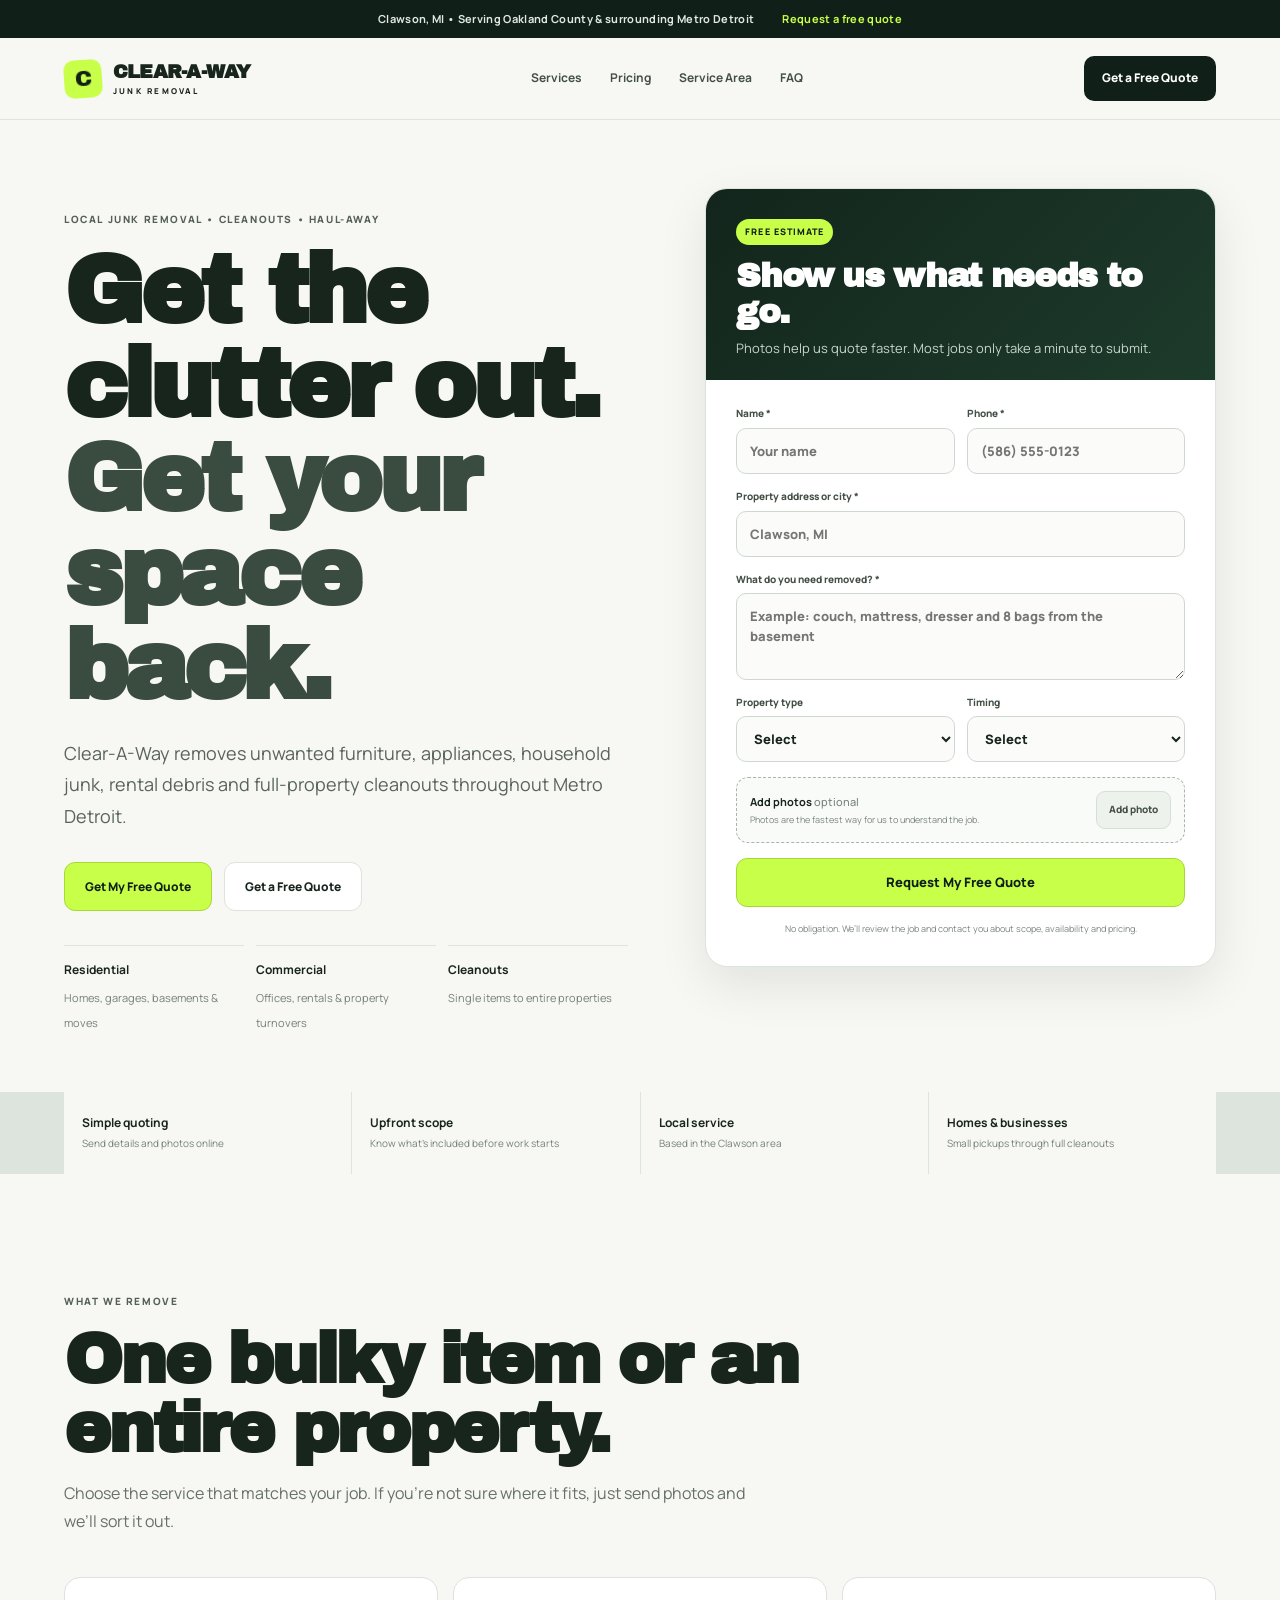
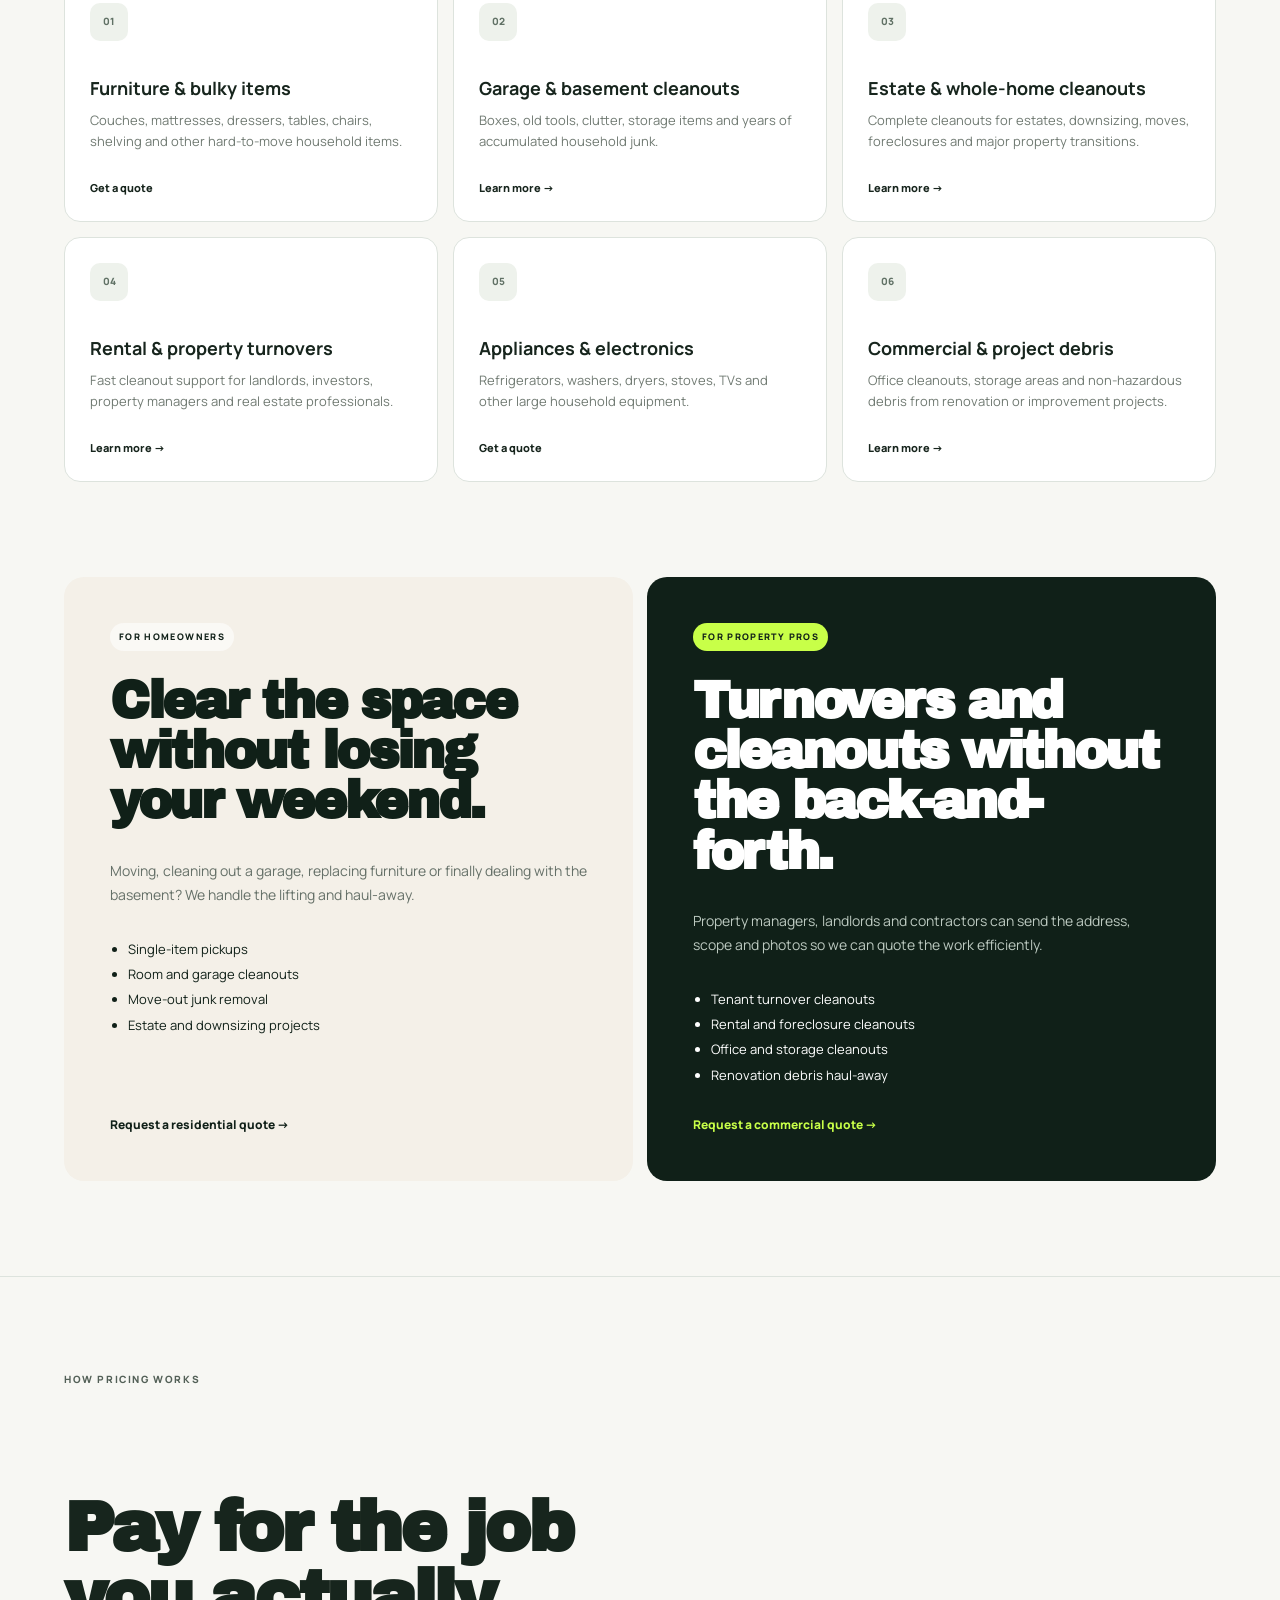
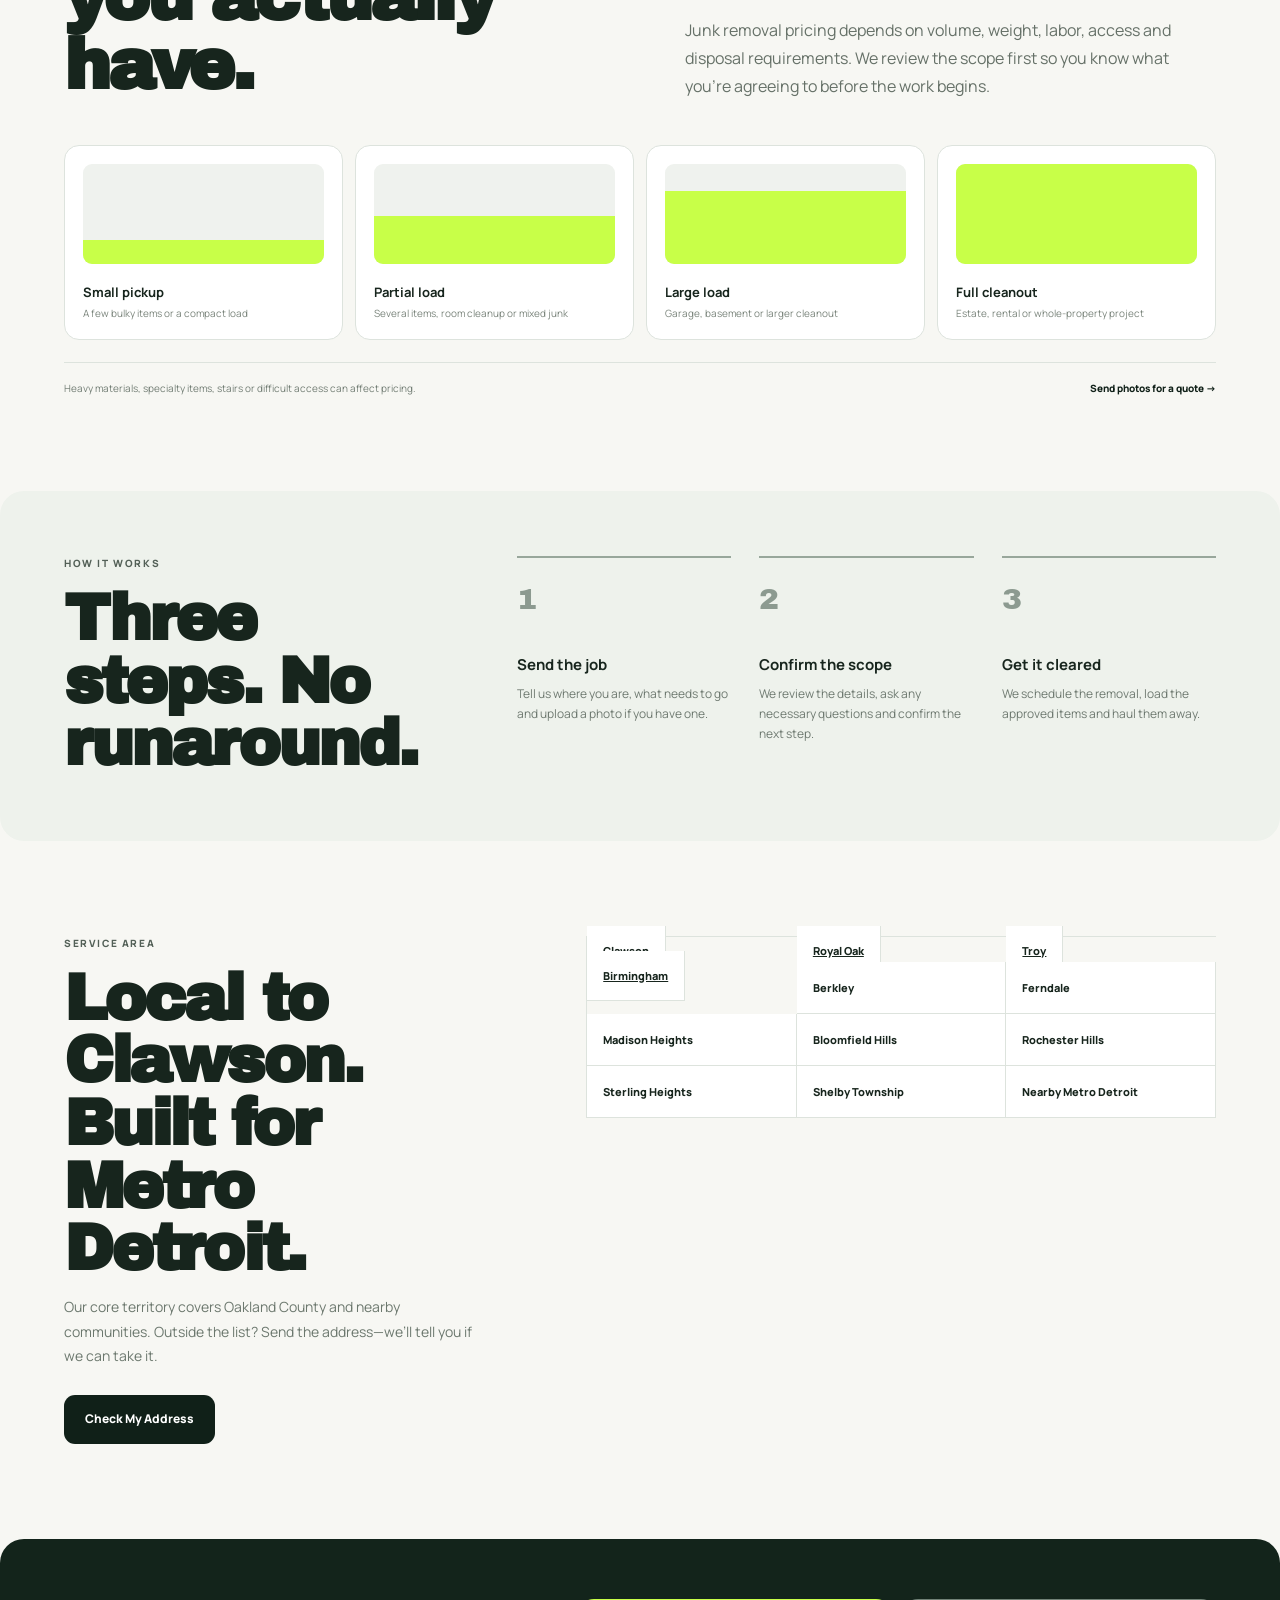
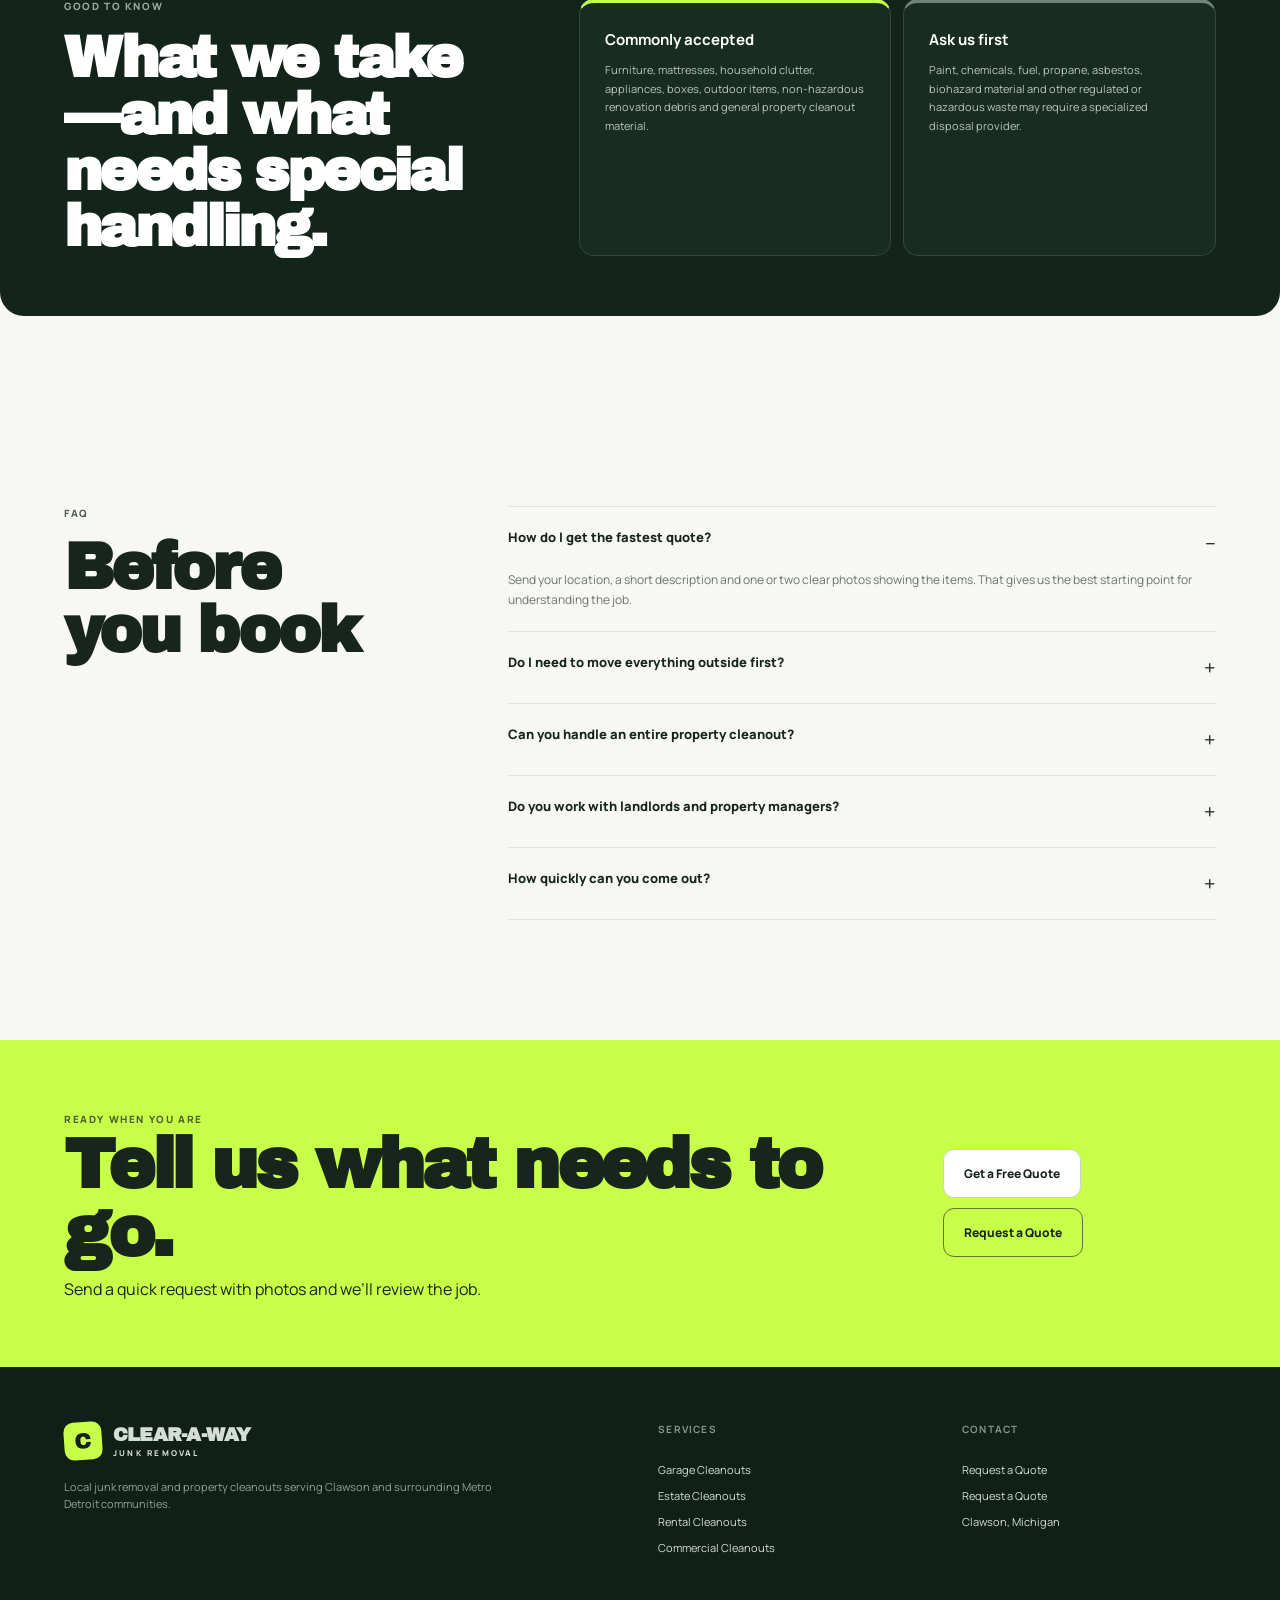
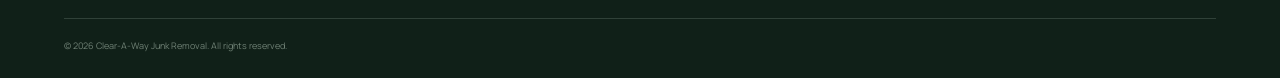
<file: index.html>
<!doctype html>
<html lang="en">
<head>
  <meta charset="utf-8">
  <meta name="viewport" content="width=device-width,initial-scale=1">
  <title>Clear-A-Way Junk Removal | Clawson & Metro Detroit</title>
  <meta name="description" content="Fast, straightforward junk removal and property cleanouts serving Clawson, Royal Oak, Troy, Birmingham and surrounding Metro Detroit communities. Request a free quote online or send photos.">
  <meta name="theme-color" content="#102018">
  <meta property="og:title" content="Clear-A-Way Junk Removal | Metro Detroit">
  <meta property="og:description" content="Junk removal made simple. Request a free quote online, upload photos, or call Clear-A-Way for residential and commercial cleanouts across Metro Detroit.">
  <meta property="og:type" content="website">
  <meta name="robots" content="index,follow">
  <link rel="canonical" href="https://clearawaymi.com/">
  <meta property="og:url" content="https://clearawaymi.com/">
  <link rel="preconnect" href="https://fonts.googleapis.com">
  <link rel="preconnect" href="https://fonts.gstatic.com" crossorigin>
  <link href="https://fonts.googleapis.com/css2?family=Manrope:wght@400;500;600;700;800&family=Archivo+Black&display=swap" rel="stylesheet">
  <link rel="stylesheet" href="styles.css">
  <script type="application/ld+json">
  {
    "@context":"https://schema.org",
    "@type":"LocalBusiness",
    "name":"Clear-A-Way Junk Removal",
    "url":"https://clearawaymi.com/",
    "description":"Junk removal and property cleanout service serving Clawson and surrounding Metro Detroit communities.",
    "areaServed":["Clawson, MI","Royal Oak, MI","Troy, MI","Birmingham, MI","Berkley, MI","Ferndale, MI","Madison Heights, MI","Bloomfield Hills, MI","Rochester Hills, MI","Sterling Heights, MI","Shelby Township, MI"],
    "serviceType":["Junk removal","Furniture removal","Appliance removal","Garage cleanouts","Basement cleanouts","Estate cleanouts","Rental property cleanouts","Commercial cleanouts","Construction debris removal","Yard debris removal"]
  }
  </script>
</head>
<body>
  <div class="announcement">
    <span>Clawson, MI • Serving Oakland County & surrounding Metro Detroit</span>
    <a href="#quote">Request a free quote</a>
  </div>
  <header class="site-header">
    <a class="brand" href="#top" aria-label="Clear-A-Way Junk Removal home">
      <span class="brand-mark">C</span>
      <span class="brand-copy"><strong>CLEAR-A-WAY</strong><small>JUNK REMOVAL</small></span>
    </a>
    <nav aria-label="Main navigation">
      <a href="#services">Services</a><a href="#pricing">Pricing</a><a href="#areas">Service Area</a><a href="#faq">FAQ</a>
    </nav>
    <a class="header-cta" href="#quote">Get a Free Quote</a>
  </header>
  <main id="top">
    <section class="hero">
      <div class="hero-main">
        <div class="eyebrow">LOCAL JUNK REMOVAL • CLEANOUTS • HAUL-AWAY</div>
        <h1>Get the clutter out.<br><span>Get your space back.</span></h1>
        <p class="hero-lead">Clear-A-Way removes unwanted furniture, appliances, household junk, rental debris and full-property cleanouts throughout Metro Detroit.</p>
        <div class="hero-actions">
          <a class="btn btn-primary" href="#quote">Get My Free Quote</a>
          <a class="btn btn-ghost" href="#quote">Get a Free Quote</a>
        </div>
        <div class="trust-grid">
          <div><b>Residential</b><span>Homes, garages, basements & moves</span></div>
          <div><b>Commercial</b><span>Offices, rentals & property turnovers</span></div>
          <div><b>Cleanouts</b><span>Single items to entire properties</span></div>
        </div>
      </div>
      <aside class="quick-quote" id="quote">
        <div class="quote-head">
          <span class="quote-chip">FREE ESTIMATE</span>
          <h2>Show us what needs to go.</h2>
          <p>Photos help us quote faster. Most jobs only take a minute to submit.</p>
        </div>
        <form name="quote-request-v3" method="POST" data-netlify="true" netlify-honeypot="bot-field" action="/thanks.html" enctype="multipart/form-data">
          <input type="hidden" name="form-name" value="quote-request-v3">
          <p class="bot-field"><label>Leave this blank <input name="bot-field"></label></p>
          <div class="field two">
            <label>Name *<input name="name" autocomplete="name" required placeholder="Your name"></label>
            <label>Phone *<input name="phone" autocomplete="tel" inputmode="tel" required placeholder="(586) 555-0123"></label>
          </div>
          <label>Property address or city *<input name="location" autocomplete="street-address" required placeholder="Clawson, MI"></label>
          <label>What do you need removed? *<textarea name="details" required rows="3" placeholder="Example: couch, mattress, dresser and 8 bags from the basement"></textarea></label>
          <div class="field two">
            <label>Property type<select name="property-type"><option value="">Select</option><option>Home</option><option>Apartment / Rental</option><option>Commercial Property</option><option>Construction / Project Site</option><option>Other</option></select></label>
            <label>Timing<select name="timing"><option value="">Select</option><option>As soon as possible</option><option>This week</option><option>Next week</option><option>Flexible</option></select></label>
          </div>
          <div class="photo-box">
            <div><b>Add photos <span>optional</span></b><small>Photos are the fastest way for us to understand the job.</small></div>
            <label class="upload-button">Add photo<input type="file" name="photo-1" accept="image/*"></label>
          </div>
          <button class="btn btn-submit" type="submit">Request My Free Quote</button>
          <p class="privacy-note">No obligation. We’ll review the job and contact you about scope, availability and pricing.</p>
        </form>
      </aside>
    </section>
    <section class="proof-bar">
      <div><strong>Simple quoting</strong><span>Send details and photos online</span></div>
      <div><strong>Upfront scope</strong><span>Know what’s included before work starts</span></div>
      <div><strong>Local service</strong><span>Based in the Clawson area</span></div>
      <div><strong>Homes & businesses</strong><span>Small pickups through full cleanouts</span></div>
    </section>
    <section id="services" class="section section-services">
      <div class="section-intro">
        <div class="eyebrow">WHAT WE REMOVE</div>
        <h2>One bulky item or an entire property.</h2>
        <p>Choose the service that matches your job. If you’re not sure where it fits, just send photos and we’ll sort it out.</p>
      </div>
      <div class="service-cards">
        <article><div class="icon">01</div><h3>Furniture & bulky items</h3><p>Couches, mattresses, dressers, tables, chairs, shelving and other hard-to-move household items.</p><a href="#quote">Get a quote</a></article>
        <article><div class="icon">02</div><h3>Garage & basement cleanouts</h3><p>Boxes, old tools, clutter, storage items and years of accumulated household junk.</p><a href="/garage-cleanouts.html">Learn more →</a></article>
        <article><div class="icon">03</div><h3>Estate & whole-home cleanouts</h3><p>Complete cleanouts for estates, downsizing, moves, foreclosures and major property transitions.</p><a href="/estate-cleanouts.html">Learn more →</a></article>
        <article><div class="icon">04</div><h3>Rental & property turnovers</h3><p>Fast cleanout support for landlords, investors, property managers and real estate professionals.</p><a href="/rental-cleanouts.html">Learn more →</a></article>
        <article><div class="icon">05</div><h3>Appliances & electronics</h3><p>Refrigerators, washers, dryers, stoves, TVs and other large household equipment.</p><a href="#quote">Get a quote</a></article>
        <article><div class="icon">06</div><h3>Commercial & project debris</h3><p>Office cleanouts, storage areas and non-hazardous debris from renovation or improvement projects.</p><a href="/commercial-cleanouts.html">Learn more →</a></article>
      </div>
    </section>
    <section class="split-feature">
      <div class="feature-panel homeowner">
        <span class="label">FOR HOMEOWNERS</span><h2>Clear the space without losing your weekend.</h2>
        <p>Moving, cleaning out a garage, replacing furniture or finally dealing with the basement? We handle the lifting and haul-away.</p>
        <ul><li>Single-item pickups</li><li>Room and garage cleanouts</li><li>Move-out junk removal</li><li>Estate and downsizing projects</li></ul>
        <a href="#quote" class="inline-link">Request a residential quote →</a>
      </div>
      <div class="feature-panel pro">
        <span class="label">FOR PROPERTY PROS</span><h2>Turnovers and cleanouts without the back-and-forth.</h2>
        <p>Property managers, landlords and contractors can send the address, scope and photos so we can quote the work efficiently.</p>
        <ul><li>Tenant turnover cleanouts</li><li>Rental and foreclosure cleanouts</li><li>Office and storage cleanouts</li><li>Renovation debris haul-away</li></ul>
        <a href="#quote" class="inline-link">Request a commercial quote →</a>
      </div>
    </section>
    <section id="pricing" class="section pricing">
      <div class="section-intro pricing-copy">
        <div class="eyebrow">HOW PRICING WORKS</div>
        <h2>Pay for the job you actually have.</h2>
        <p>Junk removal pricing depends on volume, weight, labor, access and disposal requirements. We review the scope first so you know what you’re agreeing to before the work begins.</p>
      </div>
      <div class="load-visual">
        <div class="load-card"><div class="load-fill fill-1"></div><b>Small pickup</b><span>A few bulky items or a compact load</span></div>
        <div class="load-card"><div class="load-fill fill-2"></div><b>Partial load</b><span>Several items, room cleanup or mixed junk</span></div>
        <div class="load-card"><div class="load-fill fill-3"></div><b>Large load</b><span>Garage, basement or larger cleanout</span></div>
        <div class="load-card"><div class="load-fill fill-4"></div><b>Full cleanout</b><span>Estate, rental or whole-property project</span></div>
      </div>
      <div class="pricing-foot"><span>Heavy materials, specialty items, stairs or difficult access can affect pricing.</span><a href="#quote">Send photos for a quote →</a></div>
    </section>
    <section class="how-section">
      <div class="how-copy"><div class="eyebrow">HOW IT WORKS</div><h2>Three steps. No runaround.</h2></div>
      <div class="steps">
        <article><span>1</span><h3>Send the job</h3><p>Tell us where you are, what needs to go and upload a photo if you have one.</p></article>
        <article><span>2</span><h3>Confirm the scope</h3><p>We review the details, ask any necessary questions and confirm the next step.</p></article>
        <article><span>3</span><h3>Get it cleared</h3><p>We schedule the removal, load the approved items and haul them away.</p></article>
      </div>
    </section>
    <section id="areas" class="section areas">
      <div class="areas-copy">
        <div class="eyebrow">SERVICE AREA</div><h2>Local to Clawson. Built for Metro Detroit.</h2>
        <p>Our core territory covers Oakland County and nearby communities. Outside the list? Send the address—we’ll tell you if we can take it.</p>
        <a href="#quote" class="btn btn-dark">Check My Address</a>
      </div>
      <div class="city-list">
        <a href="/clawson-junk-removal.html"><span>Clawson</span></a><a href="/royal-oak-junk-removal.html"><span>Royal Oak</span></a><a href="/troy-junk-removal.html"><span>Troy</span></a><a href="/birmingham-junk-removal.html"><span>Birmingham</span></a><span>Berkley</span><span>Ferndale</span><span>Madison Heights</span><span>Bloomfield Hills</span><span>Rochester Hills</span><span>Sterling Heights</span><span>Shelby Township</span><span>Nearby Metro Detroit</span>
      </div>
    </section>
    <section class="acceptance">
      <div><div class="eyebrow">GOOD TO KNOW</div><h2>What we take—and what needs special handling.</h2></div>
      <div class="accept-grid">
        <div class="accept-card yes"><h3>Commonly accepted</h3><p>Furniture, mattresses, household clutter, appliances, boxes, outdoor items, non-hazardous renovation debris and general property cleanout material.</p></div>
        <div class="accept-card no"><h3>Ask us first</h3><p>Paint, chemicals, fuel, propane, asbestos, biohazard material and other regulated or hazardous waste may require a specialized disposal provider.</p></div>
      </div>
    </section>
    <section id="faq" class="section faq">
      <div class="faq-title"><div class="eyebrow">FAQ</div><h2>Before you book</h2></div>
      <div class="faq-list">
        <details open><summary>How do I get the fastest quote?</summary><p>Send your location, a short description and one or two clear photos showing the items. That gives us the best starting point for understanding the job.</p></details>
        <details><summary>Do I need to move everything outside first?</summary><p>No. Tell us where the items are located and whether stairs, elevators, tight access or other conditions are involved so we can account for the labor.</p></details>
        <details><summary>Can you handle an entire property cleanout?</summary><p>Yes. We quote larger projects based on the amount of material, access, labor and disposal requirements.</p></details>
        <details><summary>Do you work with landlords and property managers?</summary><p>Yes. Rental turnovers, property cleanouts, office/storage cleanouts and project debris are part of the service mix.</p></details>
        <details><summary>How quickly can you come out?</summary><p>Availability changes by day and job size. Submit the quote form with your preferred timing and we’ll confirm the soonest available option.</p></details>
      </div>
    </section>
    <section class="final-cta">
      <div><span class="eyebrow">READY WHEN YOU ARE</span><h2>Tell us what needs to go.</h2><p>Send a quick request with photos and we’ll review the job.</p></div>
      <div class="final-actions"><a href="#quote" class="btn btn-light">Get a Free Quote</a><a href="#quote" class="btn btn-outline-light">Request a Quote</a></div>
    </section>
  </main>
  <footer>
    <div class="footer-brand">
      <a class="brand" href="#top"><span class="brand-mark">C</span><span class="brand-copy"><strong>CLEAR-A-WAY</strong><small>JUNK REMOVAL</small></span></a>
      <p>Local junk removal and property cleanouts serving Clawson and surrounding Metro Detroit communities.</p>
    </div>
    <div><h4>Services</h4><a href="/garage-cleanouts.html">Garage Cleanouts</a><a href="/estate-cleanouts.html">Estate Cleanouts</a><a href="/rental-cleanouts.html">Rental Cleanouts</a><a href="/commercial-cleanouts.html">Commercial Cleanouts</a></div>
    <div><h4>Contact</h4><a href="#quote">Request a Quote</a><a href="#quote">Request a Quote</a><span>Clawson, Michigan</span></div>
    <div class="footer-bottom">© 2026 Clear-A-Way Junk Removal. All rights reserved.</div>
  </footer>
  <div class="mobile-bar"><a href="#quote">Free Quote</a><a href="#quote">Free Quote</a></div>
</body>
</html>
</file>
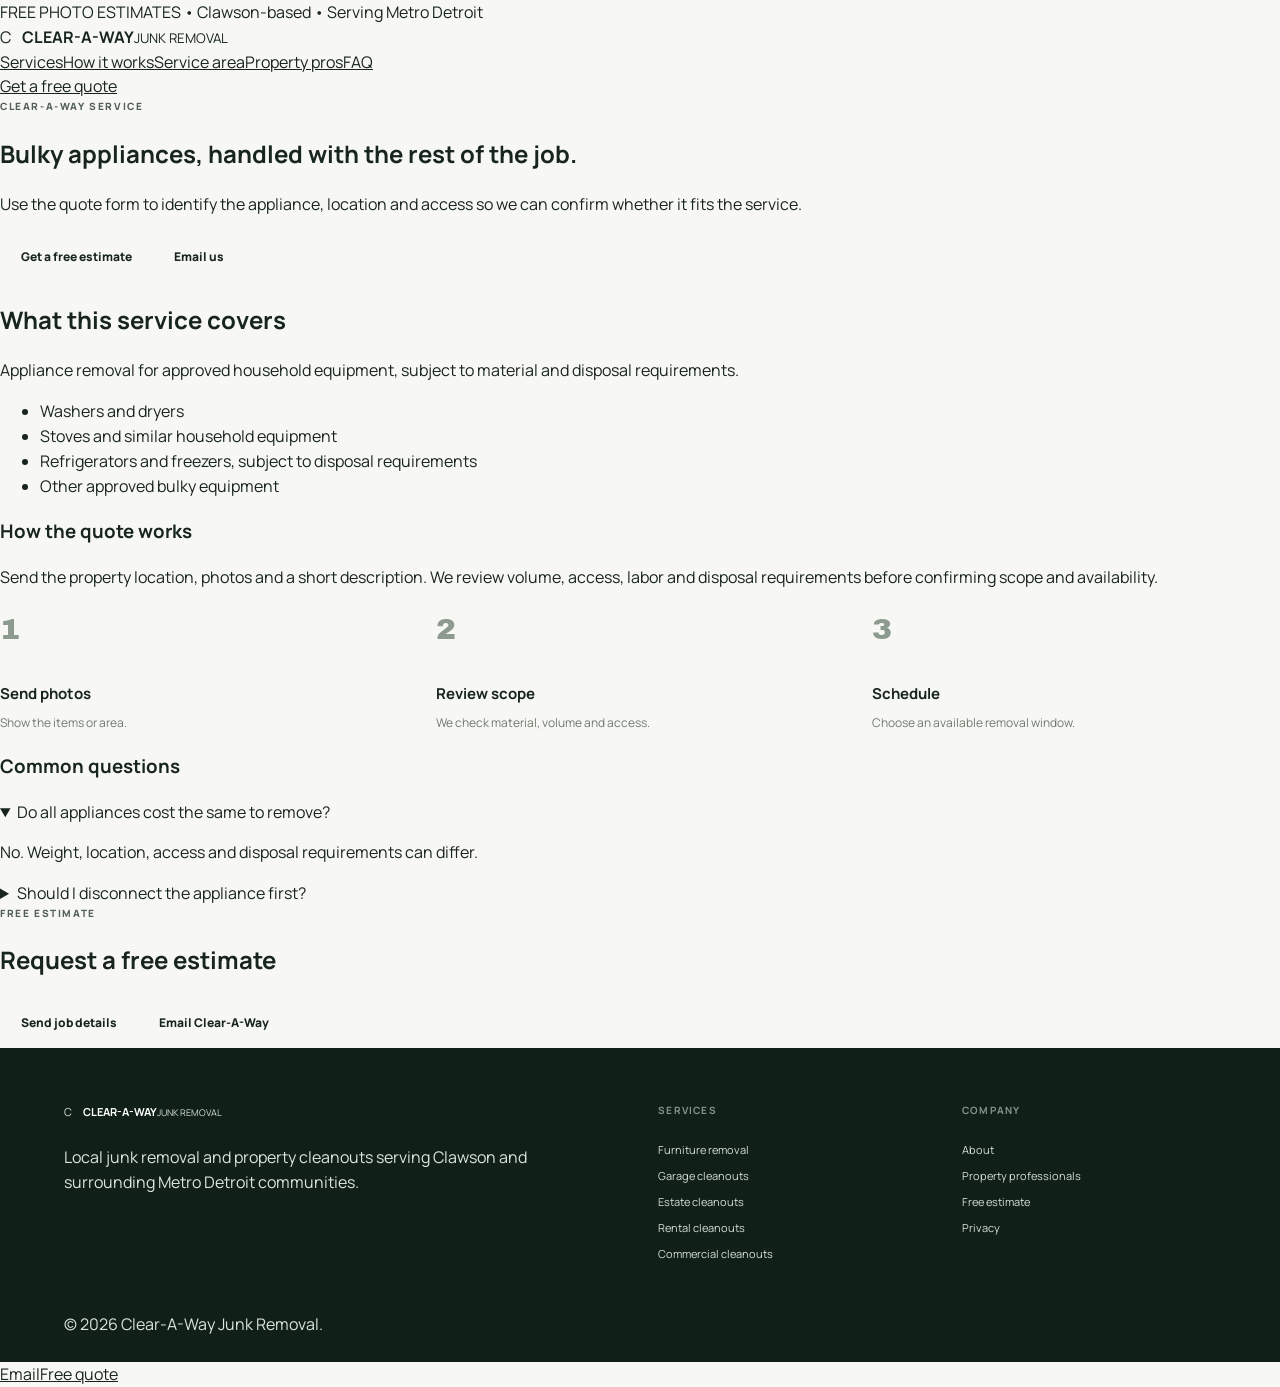
<file: appliance-removal.html>
<!doctype html><html lang="en"><head><meta charset="utf-8"><meta name="viewport" content="width=device-width,initial-scale=1"><title>Appliance Removal | Clear-A-Way Junk Removal</title><meta name="description" content="Appliance removal for approved household equipment, subject to material and disposal requirements."><meta name="theme-color" content="#122019"><link rel="preconnect" href="https://fonts.googleapis.com"><link rel="preconnect" href="https://fonts.gstatic.com" crossorigin><link href="https://fonts.googleapis.com/css2?family=Manrope:wght@400;500;600;700;800&family=Archivo+Black&display=swap" rel="stylesheet"><link rel="stylesheet" href="/styles.css"><script type="application/ld+json">{"@context":"https://schema.org","@type":"Service","name":"Appliance Removal","provider":{"@type":"LocalBusiness","name":"Clear-A-Way Junk Removal"},"areaServed":"Metro Detroit, Michigan","description":"Appliance removal for approved household equipment, subject to material and disposal requirements."}</script></head><body><div class="topbar"><span>FREE PHOTO ESTIMATES</span> • Clawson-based • Serving Metro Detroit</div><header class="header"><a class="brand" href="/"><span class="mark">C</span><span class="brandtext"><b>CLEAR-A-WAY</b><small>JUNK REMOVAL</small></span></a><nav class="nav"><a href="/#services">Services</a><a href="/#how">How it works</a><a href="/#areas">Service area</a><a href="/property-managers.html">Property pros</a><a href="/#faq">FAQ</a></nav><a class="headercta" href="/quote.html">Get a free quote</a></header><main><section class="pagehero"><div class="eyebrow">CLEAR-A-WAY SERVICE</div><h1>Bulky appliances, handled with the rest of the job.</h1><p>Use the quote form to identify the appliance, location and access so we can confirm whether it fits the service.</p><div class="actions"><a class="btn primary" href="/quote.html">Get a free estimate</a><a class="btn light" href="mailto:josh106510@gmail.com">Email us</a></div></section><section class="contentwrap"><div class="contentbox"><h2>What this service covers</h2><p>Appliance removal for approved household equipment, subject to material and disposal requirements.</p><ul><li>Washers and dryers</li><li>Stoves and similar household equipment</li><li>Refrigerators and freezers, subject to disposal requirements</li><li>Other approved bulky equipment</li></ul><h3>How the quote works</h3><p>Send the property location, photos and a short description. We review volume, access, labor and disposal requirements before confirming scope and availability.</p><div class="steps"><div class="step"><span>1</span><h3>Send photos</h3><p>Show the items or area.</p></div><div class="step"><span>2</span><h3>Review scope</h3><p>We check material, volume and access.</p></div><div class="step"><span>3</span><h3>Schedule</h3><p>Choose an available removal window.</p></div></div><h3>Common questions</h3><details open><summary>Do all appliances cost the same to remove?</summary><p>No. Weight, location, access and disposal requirements can differ.</p></details><details><summary>Should I disconnect the appliance first?</summary><p>Include the appliance type in your request. We will confirm what preparation is required before pickup.</p></details></div></section><section class="cta-band"><div><div class="eyebrow">FREE ESTIMATE</div><h2>Request a free estimate</h2></div><div class="cta-actions"><a class="btn light" href="/quote.html">Send job details</a><a class="btn dark" href="mailto:josh106510@gmail.com">Email Clear-A-Way</a></div></section></main><footer class="footer"><div><a class="brand" href="/"><span class="mark">C</span><span class="brandtext"><b style="color:#fff">CLEAR-A-WAY</b><small>JUNK REMOVAL</small></span></a><p>Local junk removal and property cleanouts serving Clawson and surrounding Metro Detroit communities.</p></div><div class="footercol"><h4>Services</h4><a href="/furniture-removal.html">Furniture removal</a><a href="/garage-cleanouts.html">Garage cleanouts</a><a href="/estate-cleanouts.html">Estate cleanouts</a><a href="/rental-cleanouts.html">Rental cleanouts</a><a href="/commercial-cleanouts.html">Commercial cleanouts</a></div><div class="footercol"><h4>Company</h4><a href="/about.html">About</a><a href="/property-managers.html">Property professionals</a><a href="/quote.html">Free estimate</a><a href="/privacy.html">Privacy</a></div><div class="footbottom">© 2026 Clear-A-Way Junk Removal.</div></footer><div class="mobilebar"><a href="mailto:josh106510@gmail.com">Email</a><a href="/quote.html">Free quote</a></div></body></html>
</file>
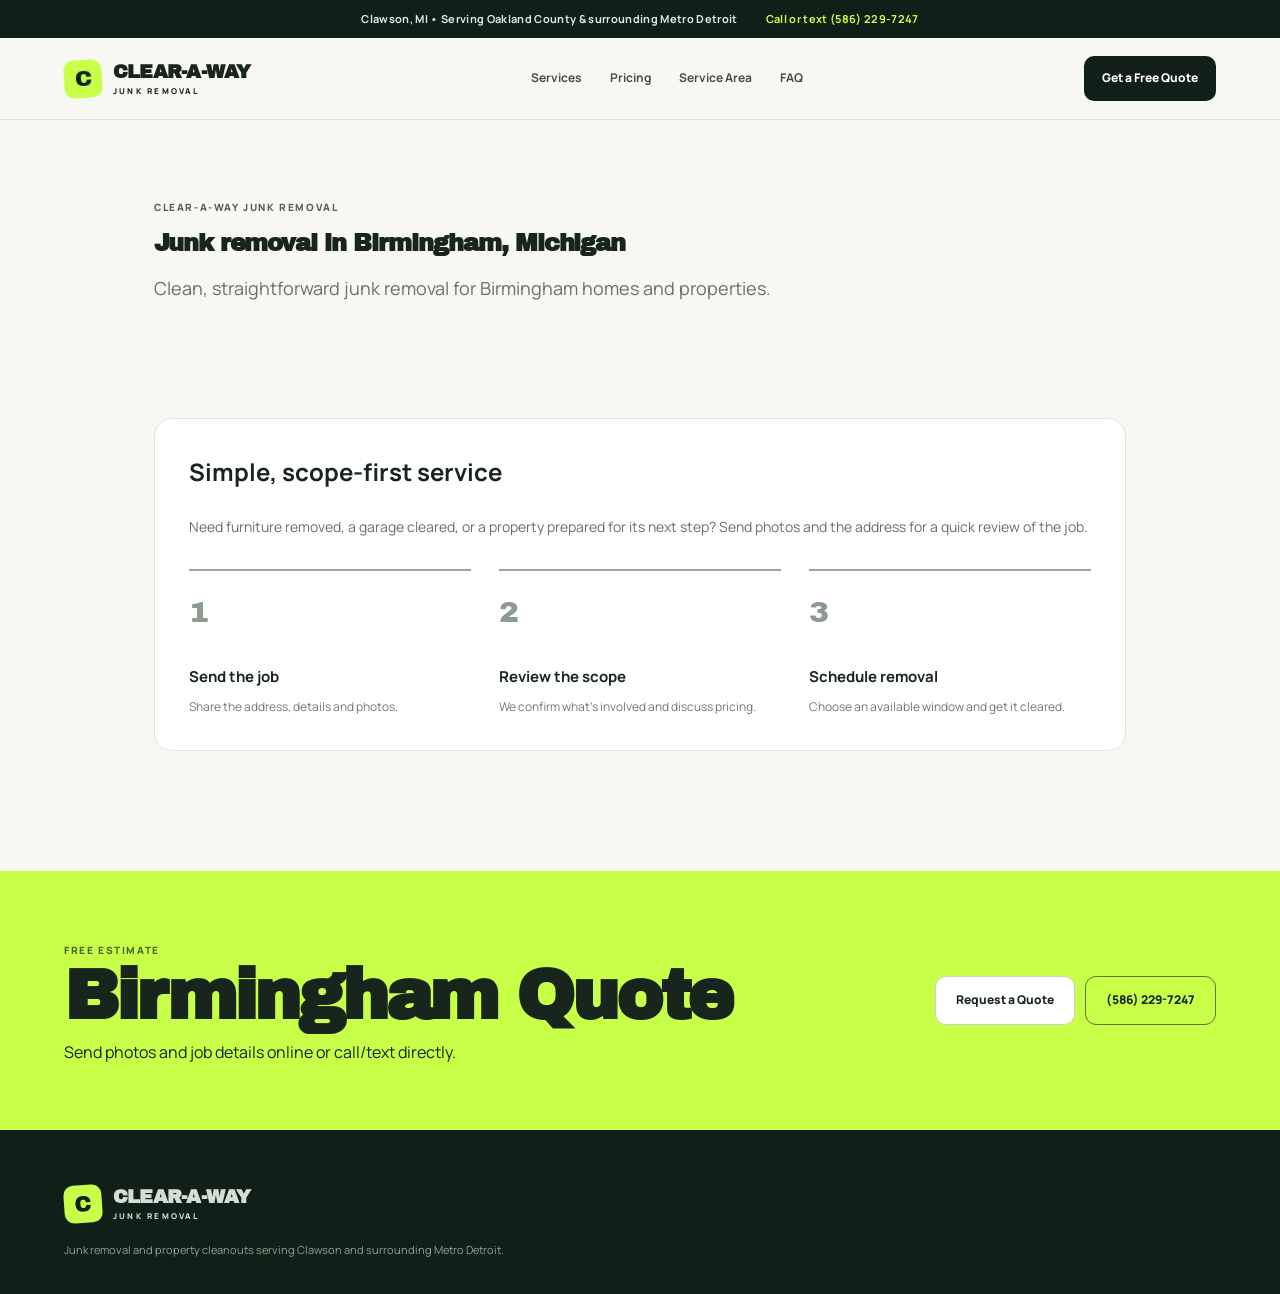
<file: birmingham-junk-removal.html>
<!doctype html>
<html lang="en"><head><meta charset="utf-8"><meta name="viewport" content="width=device-width,initial-scale=1">
<title>Birmingham Junk Removal | Clear-A-Way Junk Removal</title>
<meta name="description" content="Clean, straightforward junk removal for Birmingham homes and properties.">
<link rel="preconnect" href="https://fonts.googleapis.com"><link rel="preconnect" href="https://fonts.gstatic.com" crossorigin>
<link href="https://fonts.googleapis.com/css2?family=Manrope:wght@400;600;700;800&family=Archivo+Black&display=swap" rel="stylesheet">
<link rel="stylesheet" href="styles.css"></head>
<body>
<div class="announcement"><span>Clawson, MI • Serving Oakland County & surrounding Metro Detroit</span><a href="tel:+15862297247">Call or text (586) 229-7247</a></div>
<header class="site-header"><a class="brand" href="/"><span class="brand-mark">C</span><span class="brand-copy"><strong>CLEAR-A-WAY</strong><small>JUNK REMOVAL</small></span></a><nav><a href="/#services">Services</a><a href="/#pricing">Pricing</a><a href="/#areas">Service Area</a><a href="/#faq">FAQ</a></nav><a class="header-cta" href="/#quote">Get a Free Quote</a></header>
<main>
<section class="section" style="padding-top:80px;max-width:1100px">
<div class="eyebrow">CLEAR-A-WAY JUNK REMOVAL</div>
<h2>Junk removal in Birmingham, Michigan</h2>
<p style="font-size:18px;line-height:1.75;max-width:800px;color:#667168">Clean, straightforward junk removal for Birmingham homes and properties.</p>
</section>
<section class="section" style="padding-top:0;max-width:1100px">
<div style="background:white;border:1px solid var(--line);border-radius:18px;padding:34px">
<h3 style="font-size:24px;margin-top:0">Simple, scope-first service</h3>
<p style="font-size:14px;line-height:1.8;color:#667168">Need furniture removed, a garage cleared, or a property prepared for its next step? Send photos and the address for a quick review of the job.</p>
<div class="steps" style="margin-top:30px"><article><span>1</span><h3>Send the job</h3><p>Share the address, details and photos.</p></article><article><span>2</span><h3>Review the scope</h3><p>We confirm what’s involved and discuss pricing.</p></article><article><span>3</span><h3>Schedule removal</h3><p>Choose an available window and get it cleared.</p></article></div>
</div>
</section>
<section class="final-cta"><div><span class="eyebrow">FREE ESTIMATE</span><h2>Birmingham Quote</h2><p>Send photos and job details online or call/text directly.</p></div><div class="final-actions"><a href="/#quote" class="btn btn-light">Request a Quote</a><a href="tel:+15862297247" class="btn btn-outline-light">(586) 229-7247</a></div></section>
</main>
<footer><div class="footer-brand"><a class="brand" href="/"><span class="brand-mark">C</span><span class="brand-copy"><strong>CLEAR-A-WAY</strong><small>JUNK REMOVAL</small></span></a><p>Junk removal and property cleanouts serving Clawson and surrounding Metro Detroit.</p></div></footer>
<div class="mobile-bar"><a href="tel:+15862297247">Call / Text</a><a href="/#quote">Free Quote</a></div>
</body></html>
</file>
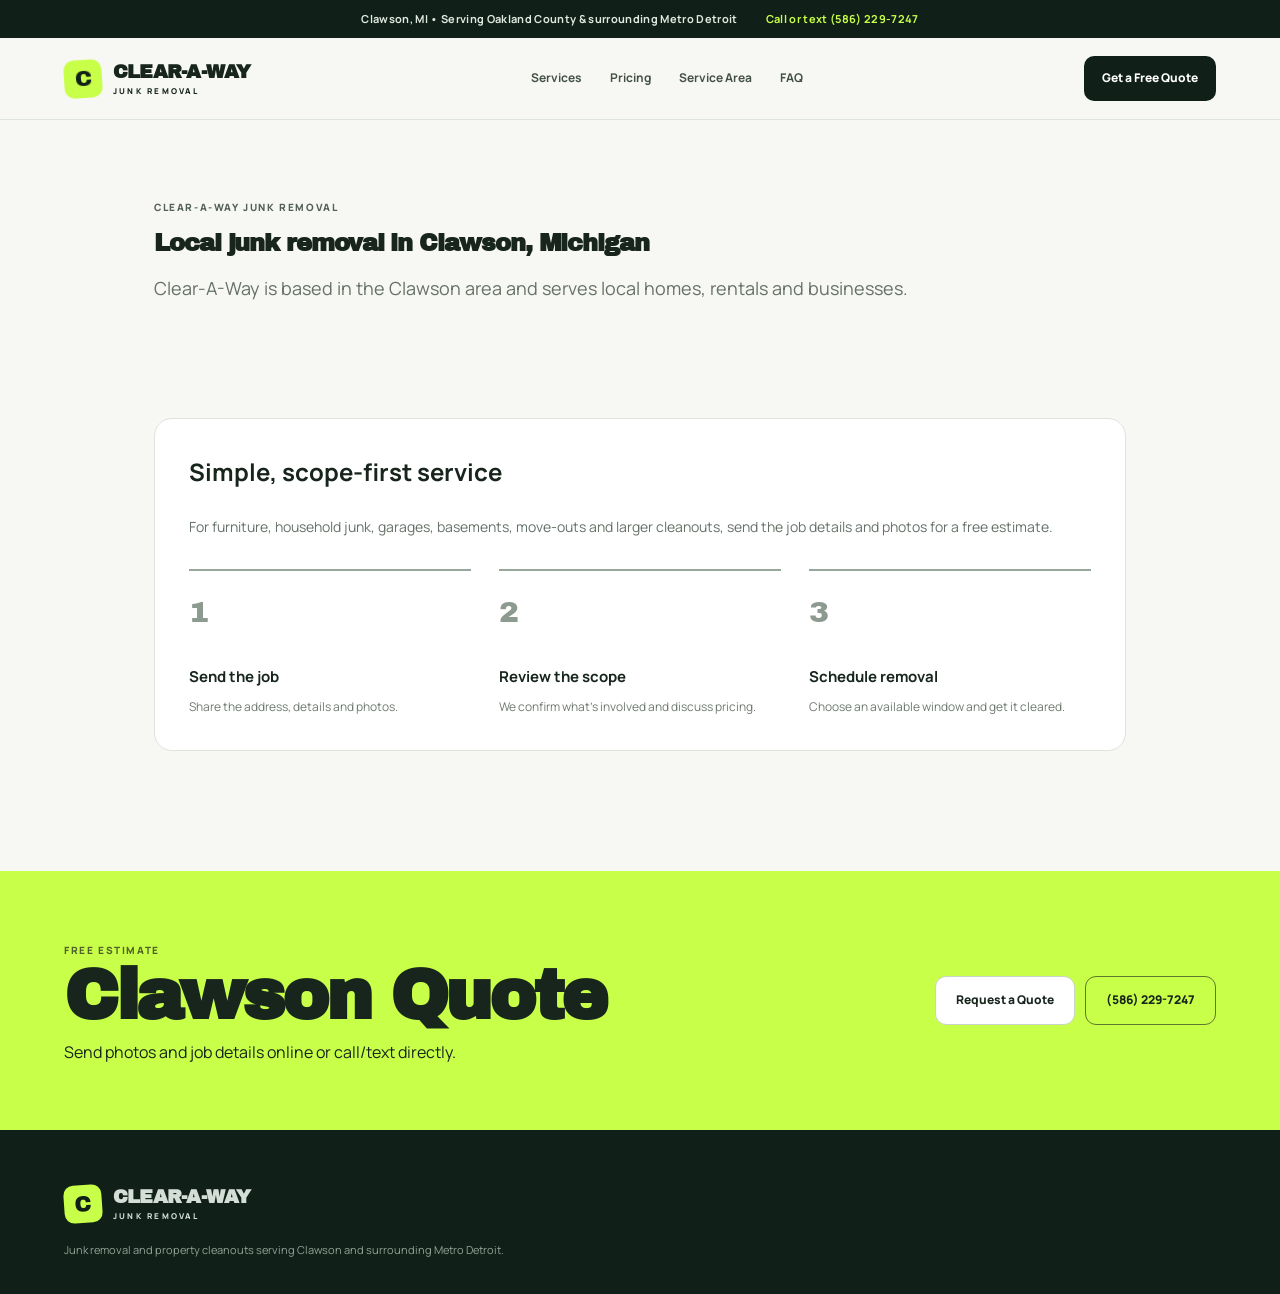
<file: clawson-junk-removal.html>
<!doctype html>
<html lang="en"><head><meta charset="utf-8"><meta name="viewport" content="width=device-width,initial-scale=1">
<title>Clawson Junk Removal | Clear-A-Way Junk Removal</title>
<meta name="description" content="Clear-A-Way is based in the Clawson area and serves local homes, rentals and businesses.">
<link rel="preconnect" href="https://fonts.googleapis.com"><link rel="preconnect" href="https://fonts.gstatic.com" crossorigin>
<link href="https://fonts.googleapis.com/css2?family=Manrope:wght@400;600;700;800&family=Archivo+Black&display=swap" rel="stylesheet">
<link rel="stylesheet" href="styles.css"></head>
<body>
<div class="announcement"><span>Clawson, MI • Serving Oakland County & surrounding Metro Detroit</span><a href="tel:+15862297247">Call or text (586) 229-7247</a></div>
<header class="site-header"><a class="brand" href="/"><span class="brand-mark">C</span><span class="brand-copy"><strong>CLEAR-A-WAY</strong><small>JUNK REMOVAL</small></span></a><nav><a href="/#services">Services</a><a href="/#pricing">Pricing</a><a href="/#areas">Service Area</a><a href="/#faq">FAQ</a></nav><a class="header-cta" href="/#quote">Get a Free Quote</a></header>
<main>
<section class="section" style="padding-top:80px;max-width:1100px">
<div class="eyebrow">CLEAR-A-WAY JUNK REMOVAL</div>
<h2>Local junk removal in Clawson, Michigan</h2>
<p style="font-size:18px;line-height:1.75;max-width:800px;color:#667168">Clear-A-Way is based in the Clawson area and serves local homes, rentals and businesses.</p>
</section>
<section class="section" style="padding-top:0;max-width:1100px">
<div style="background:white;border:1px solid var(--line);border-radius:18px;padding:34px">
<h3 style="font-size:24px;margin-top:0">Simple, scope-first service</h3>
<p style="font-size:14px;line-height:1.8;color:#667168">For furniture, household junk, garages, basements, move-outs and larger cleanouts, send the job details and photos for a free estimate.</p>
<div class="steps" style="margin-top:30px"><article><span>1</span><h3>Send the job</h3><p>Share the address, details and photos.</p></article><article><span>2</span><h3>Review the scope</h3><p>We confirm what’s involved and discuss pricing.</p></article><article><span>3</span><h3>Schedule removal</h3><p>Choose an available window and get it cleared.</p></article></div>
</div>
</section>
<section class="final-cta"><div><span class="eyebrow">FREE ESTIMATE</span><h2>Clawson Quote</h2><p>Send photos and job details online or call/text directly.</p></div><div class="final-actions"><a href="/#quote" class="btn btn-light">Request a Quote</a><a href="tel:+15862297247" class="btn btn-outline-light">(586) 229-7247</a></div></section>
</main>
<footer><div class="footer-brand"><a class="brand" href="/"><span class="brand-mark">C</span><span class="brand-copy"><strong>CLEAR-A-WAY</strong><small>JUNK REMOVAL</small></span></a><p>Junk removal and property cleanouts serving Clawson and surrounding Metro Detroit.</p></div></footer>
<div class="mobile-bar"><a href="tel:+15862297247">Call / Text</a><a href="/#quote">Free Quote</a></div>
</body></html>
</file>
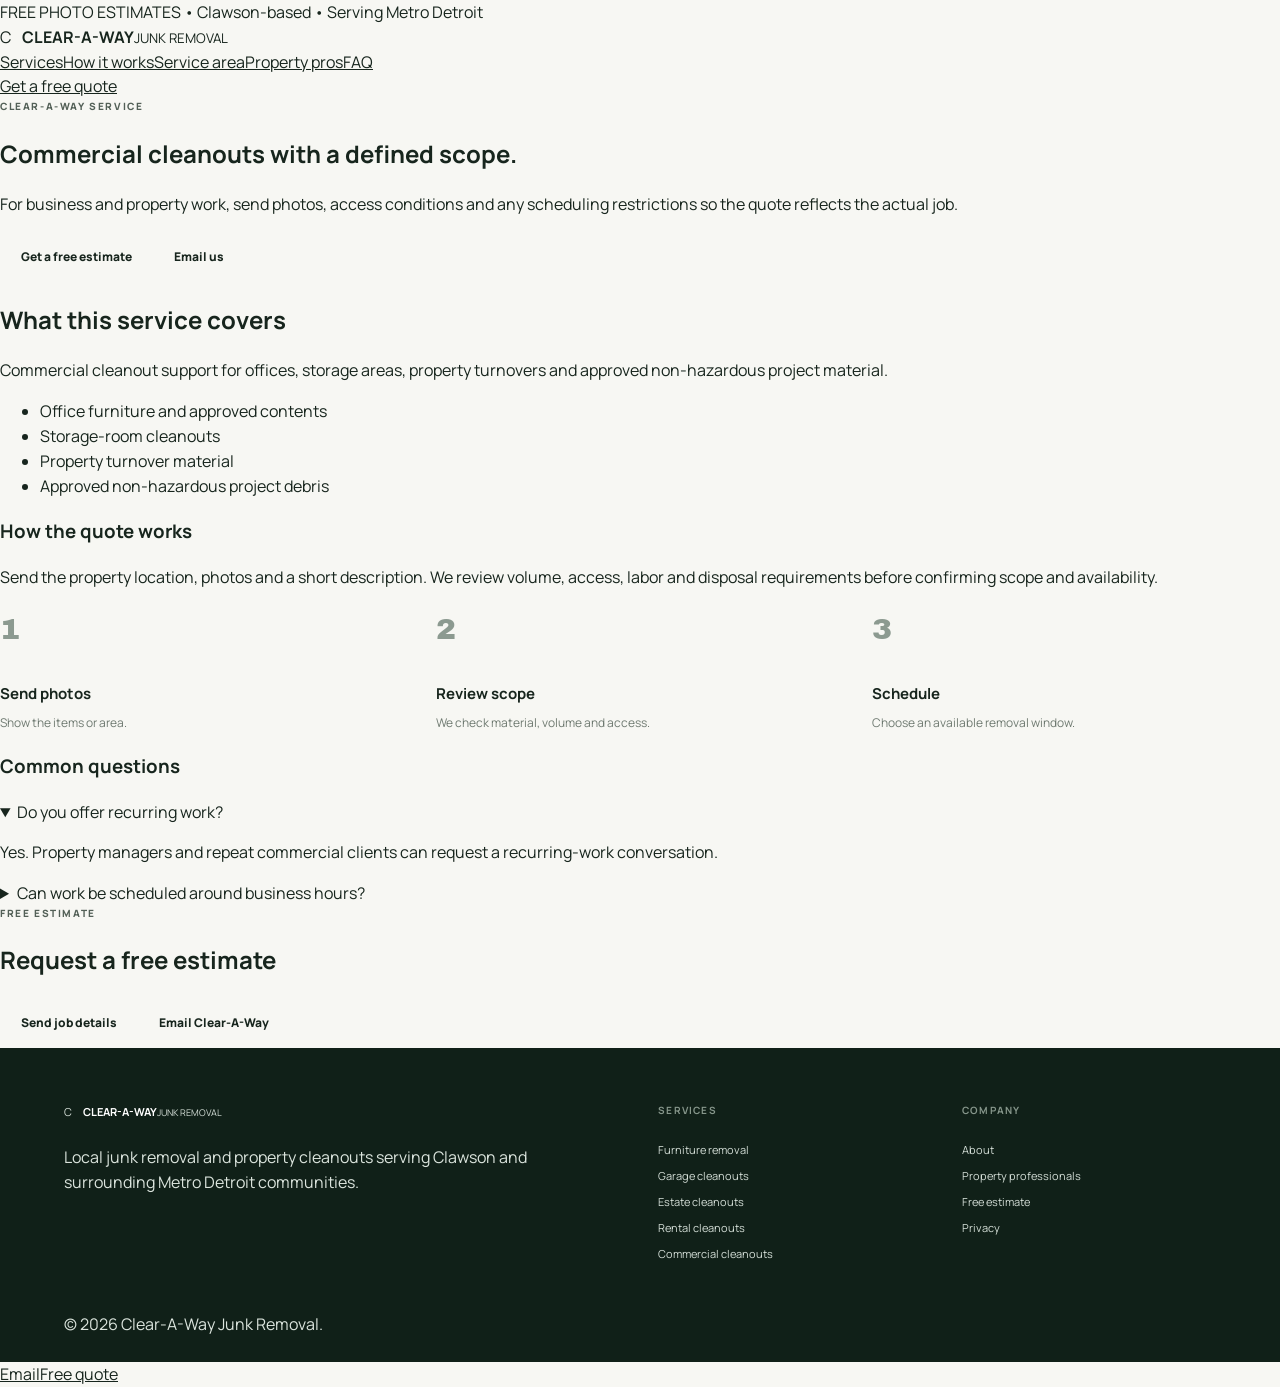
<file: commercial-cleanouts.html>
<!doctype html><html lang="en"><head><meta charset="utf-8"><meta name="viewport" content="width=device-width,initial-scale=1"><title>Commercial Cleanouts | Clear-A-Way Junk Removal</title><meta name="description" content="Commercial cleanout support for offices, storage areas, property turnovers and approved non-hazardous project material."><meta name="theme-color" content="#122019"><link rel="preconnect" href="https://fonts.googleapis.com"><link rel="preconnect" href="https://fonts.gstatic.com" crossorigin><link href="https://fonts.googleapis.com/css2?family=Manrope:wght@400;500;600;700;800&family=Archivo+Black&display=swap" rel="stylesheet"><link rel="stylesheet" href="/styles.css"><script type="application/ld+json">{"@context":"https://schema.org","@type":"Service","name":"Commercial Cleanouts","provider":{"@type":"LocalBusiness","name":"Clear-A-Way Junk Removal"},"areaServed":"Metro Detroit, Michigan","description":"Commercial cleanout support for offices, storage areas, property turnovers and approved non-hazardous project material."}</script></head><body><div class="topbar"><span>FREE PHOTO ESTIMATES</span> • Clawson-based • Serving Metro Detroit</div><header class="header"><a class="brand" href="/"><span class="mark">C</span><span class="brandtext"><b>CLEAR-A-WAY</b><small>JUNK REMOVAL</small></span></a><nav class="nav"><a href="/#services">Services</a><a href="/#how">How it works</a><a href="/#areas">Service area</a><a href="/property-managers.html">Property pros</a><a href="/#faq">FAQ</a></nav><a class="headercta" href="/quote.html">Get a free quote</a></header><main><section class="pagehero"><div class="eyebrow">CLEAR-A-WAY SERVICE</div><h1>Commercial cleanouts with a defined scope.</h1><p>For business and property work, send photos, access conditions and any scheduling restrictions so the quote reflects the actual job.</p><div class="actions"><a class="btn primary" href="/quote.html">Get a free estimate</a><a class="btn light" href="mailto:josh106510@gmail.com">Email us</a></div></section><section class="contentwrap"><div class="contentbox"><h2>What this service covers</h2><p>Commercial cleanout support for offices, storage areas, property turnovers and approved non-hazardous project material.</p><ul><li>Office furniture and approved contents</li><li>Storage-room cleanouts</li><li>Property turnover material</li><li>Approved non-hazardous project debris</li></ul><h3>How the quote works</h3><p>Send the property location, photos and a short description. We review volume, access, labor and disposal requirements before confirming scope and availability.</p><div class="steps"><div class="step"><span>1</span><h3>Send photos</h3><p>Show the items or area.</p></div><div class="step"><span>2</span><h3>Review scope</h3><p>We check material, volume and access.</p></div><div class="step"><span>3</span><h3>Schedule</h3><p>Choose an available removal window.</p></div></div><h3>Common questions</h3><details open><summary>Do you offer recurring work?</summary><p>Yes. Property managers and repeat commercial clients can request a recurring-work conversation.</p></details><details><summary>Can work be scheduled around business hours?</summary><p>Include scheduling restrictions in the quote request and we will confirm available options.</p></details></div></section><section class="cta-band"><div><div class="eyebrow">FREE ESTIMATE</div><h2>Request a free estimate</h2></div><div class="cta-actions"><a class="btn light" href="/quote.html">Send job details</a><a class="btn dark" href="mailto:josh106510@gmail.com">Email Clear-A-Way</a></div></section></main><footer class="footer"><div><a class="brand" href="/"><span class="mark">C</span><span class="brandtext"><b style="color:#fff">CLEAR-A-WAY</b><small>JUNK REMOVAL</small></span></a><p>Local junk removal and property cleanouts serving Clawson and surrounding Metro Detroit communities.</p></div><div class="footercol"><h4>Services</h4><a href="/furniture-removal.html">Furniture removal</a><a href="/garage-cleanouts.html">Garage cleanouts</a><a href="/estate-cleanouts.html">Estate cleanouts</a><a href="/rental-cleanouts.html">Rental cleanouts</a><a href="/commercial-cleanouts.html">Commercial cleanouts</a></div><div class="footercol"><h4>Company</h4><a href="/about.html">About</a><a href="/property-managers.html">Property professionals</a><a href="/quote.html">Free estimate</a><a href="/privacy.html">Privacy</a></div><div class="footbottom">© 2026 Clear-A-Way Junk Removal.</div></footer><div class="mobilebar"><a href="mailto:josh106510@gmail.com">Email</a><a href="/quote.html">Free quote</a></div></body></html>
</file>
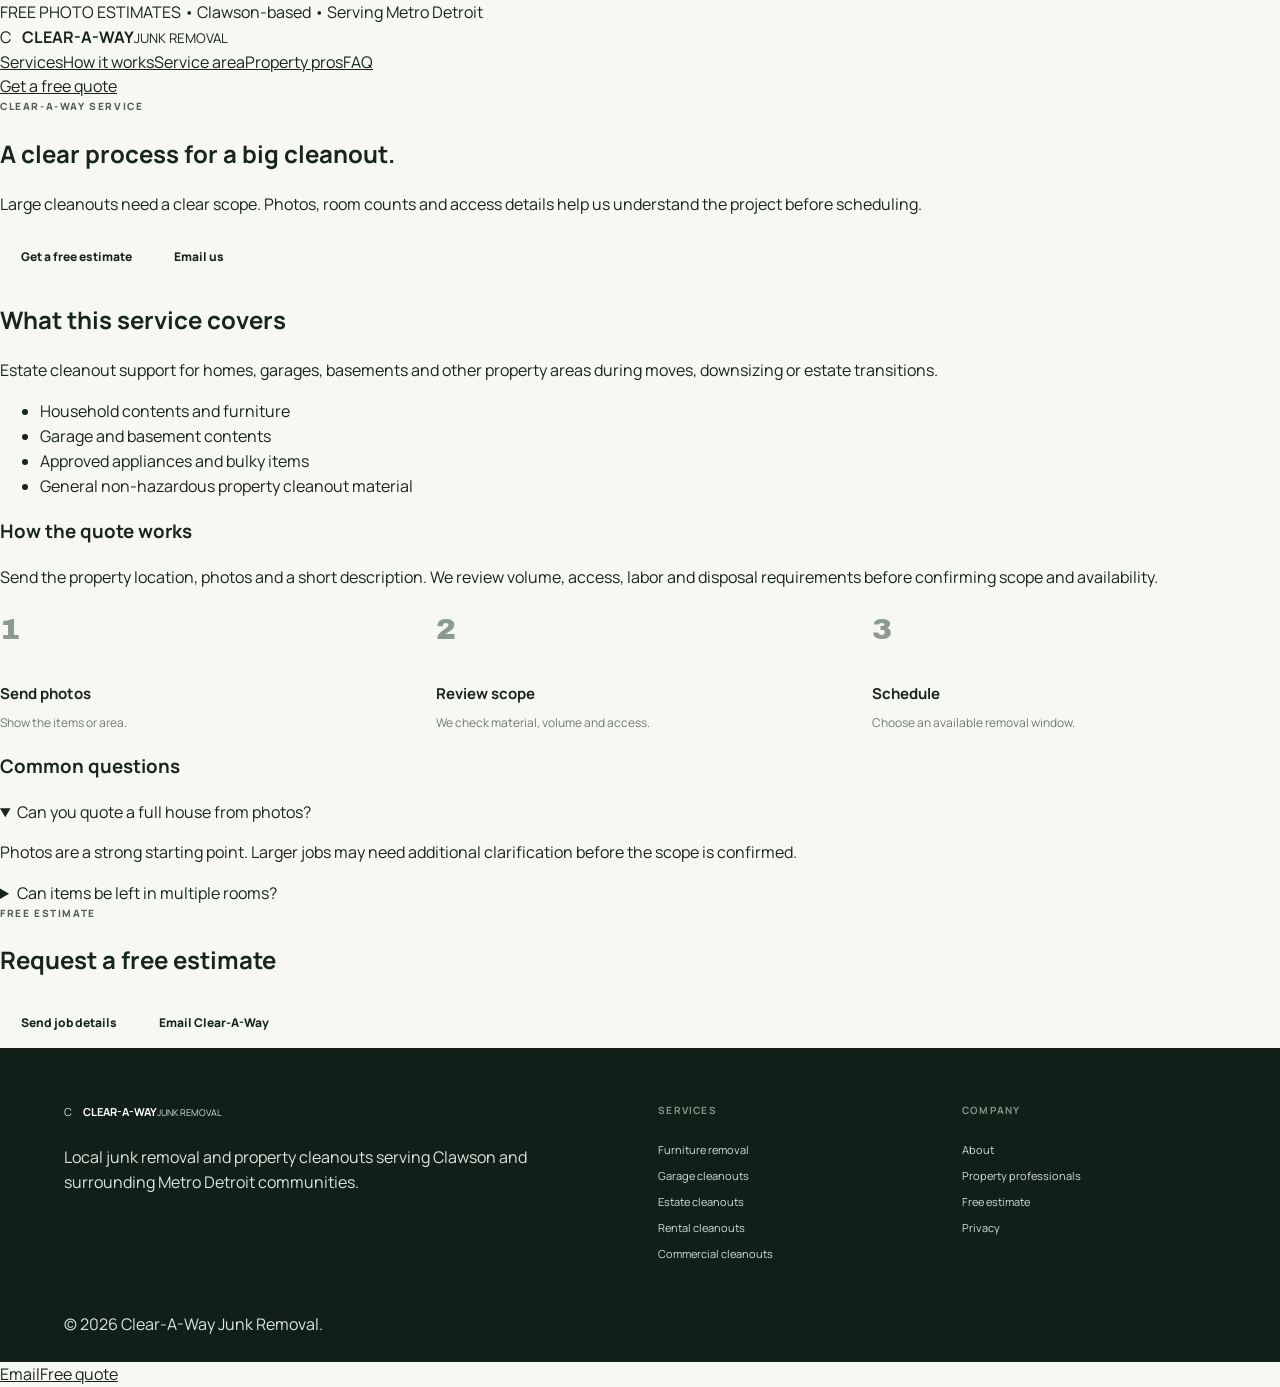
<file: estate-cleanouts.html>
<!doctype html><html lang="en"><head><meta charset="utf-8"><meta name="viewport" content="width=device-width,initial-scale=1"><title>Estate Cleanouts | Clear-A-Way Junk Removal</title><meta name="description" content="Estate cleanout support for homes, garages, basements and other property areas during moves, downsizing or estate transitions."><meta name="theme-color" content="#122019"><link rel="preconnect" href="https://fonts.googleapis.com"><link rel="preconnect" href="https://fonts.gstatic.com" crossorigin><link href="https://fonts.googleapis.com/css2?family=Manrope:wght@400;500;600;700;800&family=Archivo+Black&display=swap" rel="stylesheet"><link rel="stylesheet" href="/styles.css"><script type="application/ld+json">{"@context":"https://schema.org","@type":"Service","name":"Estate Cleanouts","provider":{"@type":"LocalBusiness","name":"Clear-A-Way Junk Removal"},"areaServed":"Metro Detroit, Michigan","description":"Estate cleanout support for homes, garages, basements and other property areas during moves, downsizing or estate transitions."}</script></head><body><div class="topbar"><span>FREE PHOTO ESTIMATES</span> • Clawson-based • Serving Metro Detroit</div><header class="header"><a class="brand" href="/"><span class="mark">C</span><span class="brandtext"><b>CLEAR-A-WAY</b><small>JUNK REMOVAL</small></span></a><nav class="nav"><a href="/#services">Services</a><a href="/#how">How it works</a><a href="/#areas">Service area</a><a href="/property-managers.html">Property pros</a><a href="/#faq">FAQ</a></nav><a class="headercta" href="/quote.html">Get a free quote</a></header><main><section class="pagehero"><div class="eyebrow">CLEAR-A-WAY SERVICE</div><h1>A clear process for a big cleanout.</h1><p>Large cleanouts need a clear scope. Photos, room counts and access details help us understand the project before scheduling.</p><div class="actions"><a class="btn primary" href="/quote.html">Get a free estimate</a><a class="btn light" href="mailto:josh106510@gmail.com">Email us</a></div></section><section class="contentwrap"><div class="contentbox"><h2>What this service covers</h2><p>Estate cleanout support for homes, garages, basements and other property areas during moves, downsizing or estate transitions.</p><ul><li>Household contents and furniture</li><li>Garage and basement contents</li><li>Approved appliances and bulky items</li><li>General non-hazardous property cleanout material</li></ul><h3>How the quote works</h3><p>Send the property location, photos and a short description. We review volume, access, labor and disposal requirements before confirming scope and availability.</p><div class="steps"><div class="step"><span>1</span><h3>Send photos</h3><p>Show the items or area.</p></div><div class="step"><span>2</span><h3>Review scope</h3><p>We check material, volume and access.</p></div><div class="step"><span>3</span><h3>Schedule</h3><p>Choose an available removal window.</p></div></div><h3>Common questions</h3><details open><summary>Can you quote a full house from photos?</summary><p>Photos are a strong starting point. Larger jobs may need additional clarification before the scope is confirmed.</p></details><details><summary>Can items be left in multiple rooms?</summary><p>Yes. Show each area in the quote request and note any stairs or restricted access.</p></details></div></section><section class="cta-band"><div><div class="eyebrow">FREE ESTIMATE</div><h2>Request a free estimate</h2></div><div class="cta-actions"><a class="btn light" href="/quote.html">Send job details</a><a class="btn dark" href="mailto:josh106510@gmail.com">Email Clear-A-Way</a></div></section></main><footer class="footer"><div><a class="brand" href="/"><span class="mark">C</span><span class="brandtext"><b style="color:#fff">CLEAR-A-WAY</b><small>JUNK REMOVAL</small></span></a><p>Local junk removal and property cleanouts serving Clawson and surrounding Metro Detroit communities.</p></div><div class="footercol"><h4>Services</h4><a href="/furniture-removal.html">Furniture removal</a><a href="/garage-cleanouts.html">Garage cleanouts</a><a href="/estate-cleanouts.html">Estate cleanouts</a><a href="/rental-cleanouts.html">Rental cleanouts</a><a href="/commercial-cleanouts.html">Commercial cleanouts</a></div><div class="footercol"><h4>Company</h4><a href="/about.html">About</a><a href="/property-managers.html">Property professionals</a><a href="/quote.html">Free estimate</a><a href="/privacy.html">Privacy</a></div><div class="footbottom">© 2026 Clear-A-Way Junk Removal.</div></footer><div class="mobilebar"><a href="mailto:josh106510@gmail.com">Email</a><a href="/quote.html">Free quote</a></div></body></html>
</file>
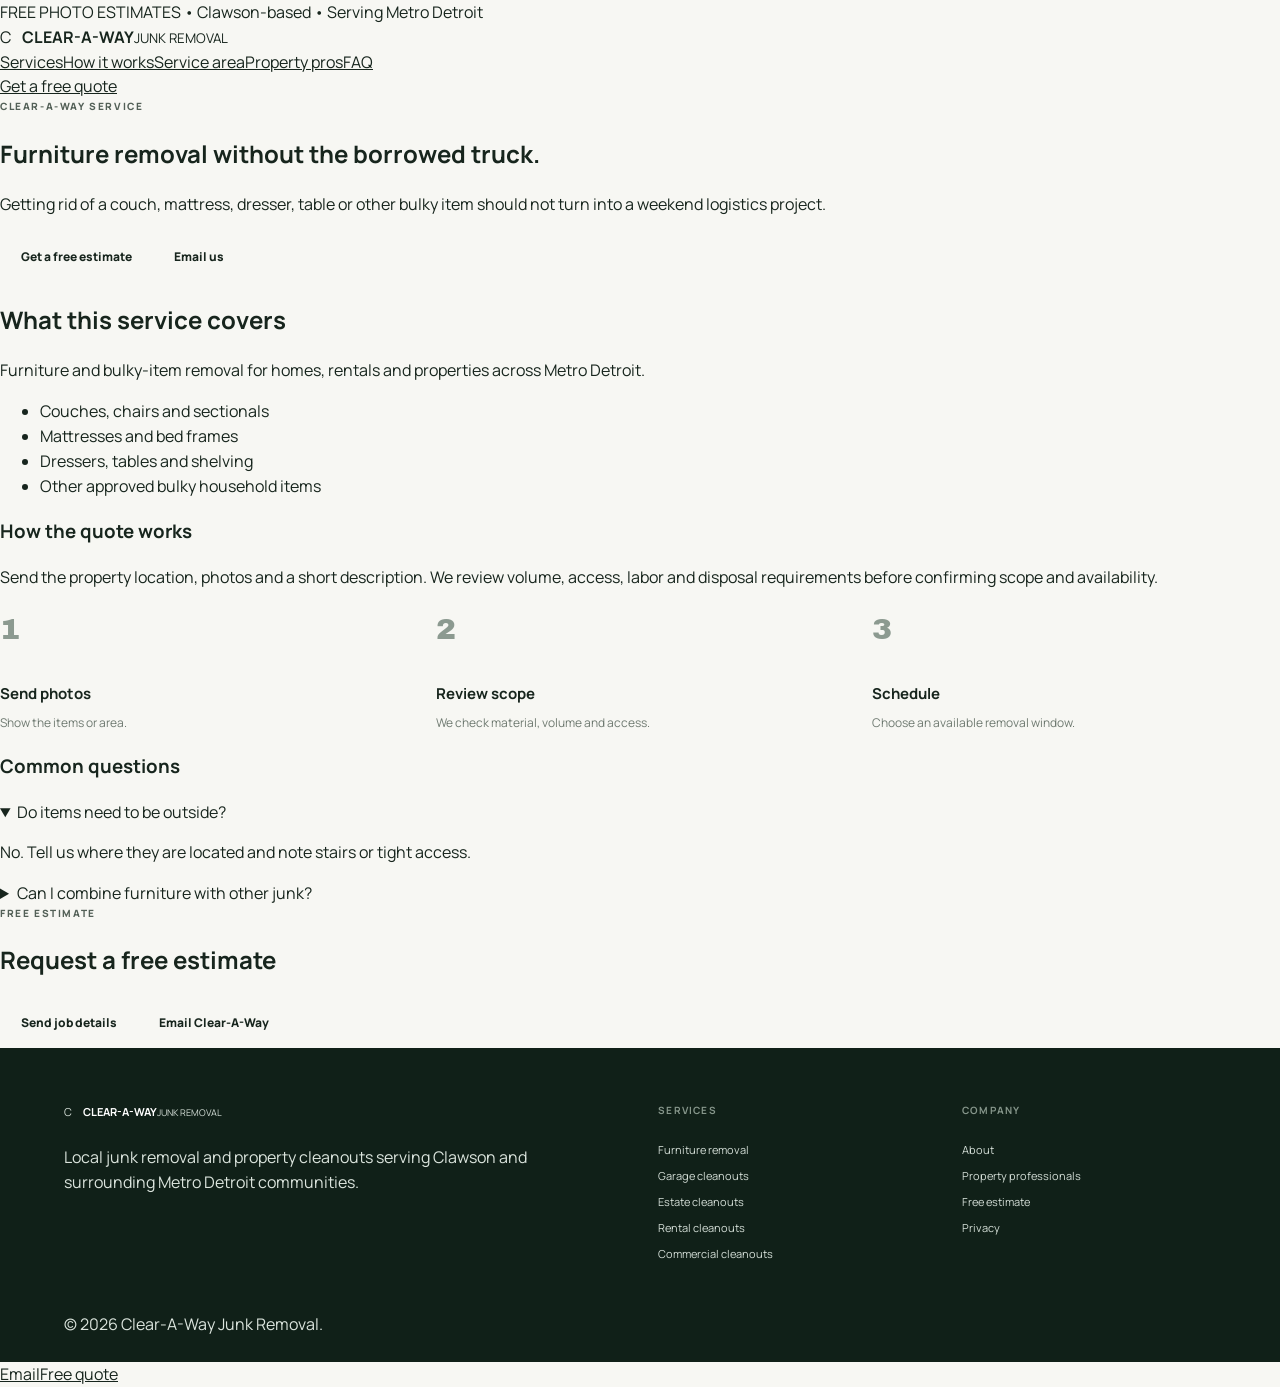
<file: furniture-removal.html>
<!doctype html><html lang="en"><head><meta charset="utf-8"><meta name="viewport" content="width=device-width,initial-scale=1"><title>Furniture Removal | Clear-A-Way Junk Removal</title><meta name="description" content="Furniture and bulky-item removal for homes, rentals and properties across Metro Detroit."><meta name="theme-color" content="#122019"><link rel="preconnect" href="https://fonts.googleapis.com"><link rel="preconnect" href="https://fonts.gstatic.com" crossorigin><link href="https://fonts.googleapis.com/css2?family=Manrope:wght@400;500;600;700;800&family=Archivo+Black&display=swap" rel="stylesheet"><link rel="stylesheet" href="/styles.css"><script type="application/ld+json">{"@context":"https://schema.org","@type":"Service","name":"Furniture Removal","provider":{"@type":"LocalBusiness","name":"Clear-A-Way Junk Removal"},"areaServed":"Metro Detroit, Michigan","description":"Furniture and bulky-item removal for homes, rentals and properties across Metro Detroit."}</script></head><body><div class="topbar"><span>FREE PHOTO ESTIMATES</span> • Clawson-based • Serving Metro Detroit</div><header class="header"><a class="brand" href="/"><span class="mark">C</span><span class="brandtext"><b>CLEAR-A-WAY</b><small>JUNK REMOVAL</small></span></a><nav class="nav"><a href="/#services">Services</a><a href="/#how">How it works</a><a href="/#areas">Service area</a><a href="/property-managers.html">Property pros</a><a href="/#faq">FAQ</a></nav><a class="headercta" href="/quote.html">Get a free quote</a></header><main><section class="pagehero"><div class="eyebrow">CLEAR-A-WAY SERVICE</div><h1>Furniture removal without the borrowed truck.</h1><p>Getting rid of a couch, mattress, dresser, table or other bulky item should not turn into a weekend logistics project.</p><div class="actions"><a class="btn primary" href="/quote.html">Get a free estimate</a><a class="btn light" href="mailto:josh106510@gmail.com">Email us</a></div></section><section class="contentwrap"><div class="contentbox"><h2>What this service covers</h2><p>Furniture and bulky-item removal for homes, rentals and properties across Metro Detroit.</p><ul><li>Couches, chairs and sectionals</li><li>Mattresses and bed frames</li><li>Dressers, tables and shelving</li><li>Other approved bulky household items</li></ul><h3>How the quote works</h3><p>Send the property location, photos and a short description. We review volume, access, labor and disposal requirements before confirming scope and availability.</p><div class="steps"><div class="step"><span>1</span><h3>Send photos</h3><p>Show the items or area.</p></div><div class="step"><span>2</span><h3>Review scope</h3><p>We check material, volume and access.</p></div><div class="step"><span>3</span><h3>Schedule</h3><p>Choose an available removal window.</p></div></div><h3>Common questions</h3><details open><summary>Do items need to be outside?</summary><p>No. Tell us where they are located and note stairs or tight access.</p></details><details><summary>Can I combine furniture with other junk?</summary><p>Yes. Include everything in the photos and job description so the complete scope can be reviewed.</p></details></div></section><section class="cta-band"><div><div class="eyebrow">FREE ESTIMATE</div><h2>Request a free estimate</h2></div><div class="cta-actions"><a class="btn light" href="/quote.html">Send job details</a><a class="btn dark" href="mailto:josh106510@gmail.com">Email Clear-A-Way</a></div></section></main><footer class="footer"><div><a class="brand" href="/"><span class="mark">C</span><span class="brandtext"><b style="color:#fff">CLEAR-A-WAY</b><small>JUNK REMOVAL</small></span></a><p>Local junk removal and property cleanouts serving Clawson and surrounding Metro Detroit communities.</p></div><div class="footercol"><h4>Services</h4><a href="/furniture-removal.html">Furniture removal</a><a href="/garage-cleanouts.html">Garage cleanouts</a><a href="/estate-cleanouts.html">Estate cleanouts</a><a href="/rental-cleanouts.html">Rental cleanouts</a><a href="/commercial-cleanouts.html">Commercial cleanouts</a></div><div class="footercol"><h4>Company</h4><a href="/about.html">About</a><a href="/property-managers.html">Property professionals</a><a href="/quote.html">Free estimate</a><a href="/privacy.html">Privacy</a></div><div class="footbottom">© 2026 Clear-A-Way Junk Removal.</div></footer><div class="mobilebar"><a href="mailto:josh106510@gmail.com">Email</a><a href="/quote.html">Free quote</a></div></body></html>
</file>
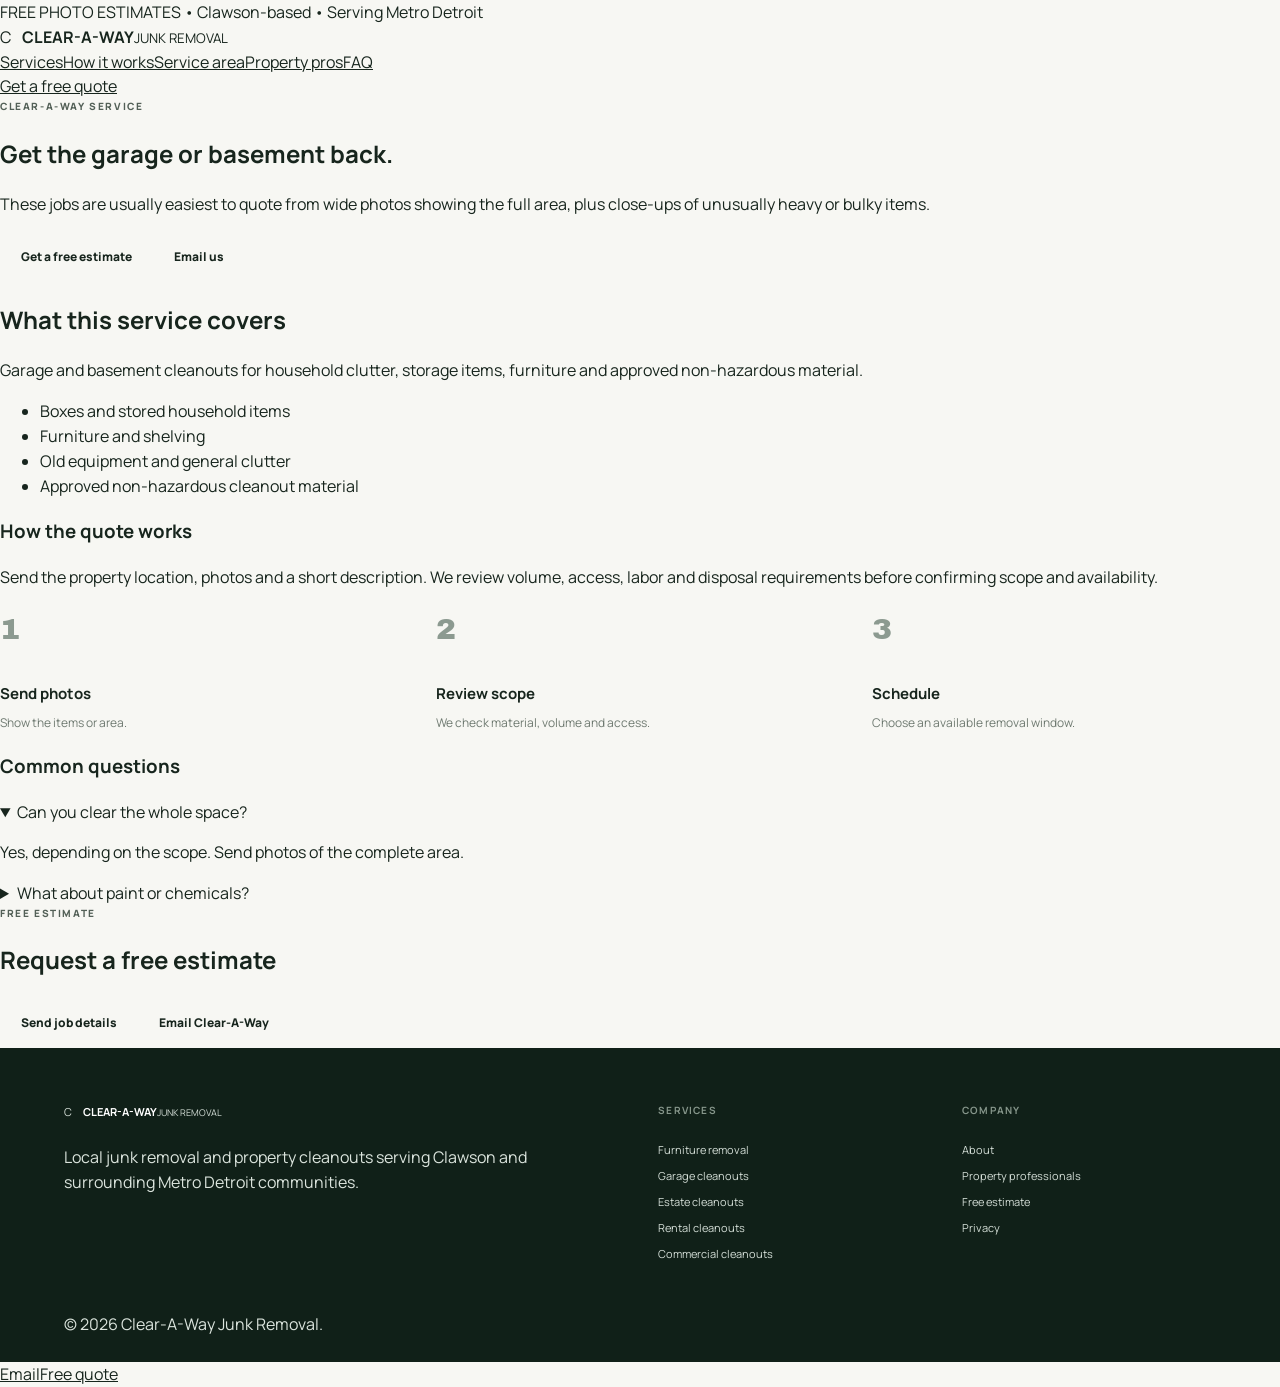
<file: garage-cleanouts.html>
<!doctype html><html lang="en"><head><meta charset="utf-8"><meta name="viewport" content="width=device-width,initial-scale=1"><title>Garage & Basement Cleanouts | Clear-A-Way Junk Removal</title><meta name="description" content="Garage and basement cleanouts for household clutter, storage items, furniture and approved non-hazardous material."><meta name="theme-color" content="#122019"><link rel="preconnect" href="https://fonts.googleapis.com"><link rel="preconnect" href="https://fonts.gstatic.com" crossorigin><link href="https://fonts.googleapis.com/css2?family=Manrope:wght@400;500;600;700;800&family=Archivo+Black&display=swap" rel="stylesheet"><link rel="stylesheet" href="/styles.css"><script type="application/ld+json">{"@context":"https://schema.org","@type":"Service","name":"Garage & Basement Cleanouts","provider":{"@type":"LocalBusiness","name":"Clear-A-Way Junk Removal"},"areaServed":"Metro Detroit, Michigan","description":"Garage and basement cleanouts for household clutter, storage items, furniture and approved non-hazardous material."}</script></head><body><div class="topbar"><span>FREE PHOTO ESTIMATES</span> • Clawson-based • Serving Metro Detroit</div><header class="header"><a class="brand" href="/"><span class="mark">C</span><span class="brandtext"><b>CLEAR-A-WAY</b><small>JUNK REMOVAL</small></span></a><nav class="nav"><a href="/#services">Services</a><a href="/#how">How it works</a><a href="/#areas">Service area</a><a href="/property-managers.html">Property pros</a><a href="/#faq">FAQ</a></nav><a class="headercta" href="/quote.html">Get a free quote</a></header><main><section class="pagehero"><div class="eyebrow">CLEAR-A-WAY SERVICE</div><h1>Get the garage or basement back.</h1><p>These jobs are usually easiest to quote from wide photos showing the full area, plus close-ups of unusually heavy or bulky items.</p><div class="actions"><a class="btn primary" href="/quote.html">Get a free estimate</a><a class="btn light" href="mailto:josh106510@gmail.com">Email us</a></div></section><section class="contentwrap"><div class="contentbox"><h2>What this service covers</h2><p>Garage and basement cleanouts for household clutter, storage items, furniture and approved non-hazardous material.</p><ul><li>Boxes and stored household items</li><li>Furniture and shelving</li><li>Old equipment and general clutter</li><li>Approved non-hazardous cleanout material</li></ul><h3>How the quote works</h3><p>Send the property location, photos and a short description. We review volume, access, labor and disposal requirements before confirming scope and availability.</p><div class="steps"><div class="step"><span>1</span><h3>Send photos</h3><p>Show the items or area.</p></div><div class="step"><span>2</span><h3>Review scope</h3><p>We check material, volume and access.</p></div><div class="step"><span>3</span><h3>Schedule</h3><p>Choose an available removal window.</p></div></div><h3>Common questions</h3><details open><summary>Can you clear the whole space?</summary><p>Yes, depending on the scope. Send photos of the complete area.</p></details><details><summary>What about paint or chemicals?</summary><p>List those separately. Regulated or hazardous material may require another disposal provider.</p></details></div></section><section class="cta-band"><div><div class="eyebrow">FREE ESTIMATE</div><h2>Request a free estimate</h2></div><div class="cta-actions"><a class="btn light" href="/quote.html">Send job details</a><a class="btn dark" href="mailto:josh106510@gmail.com">Email Clear-A-Way</a></div></section></main><footer class="footer"><div><a class="brand" href="/"><span class="mark">C</span><span class="brandtext"><b style="color:#fff">CLEAR-A-WAY</b><small>JUNK REMOVAL</small></span></a><p>Local junk removal and property cleanouts serving Clawson and surrounding Metro Detroit communities.</p></div><div class="footercol"><h4>Services</h4><a href="/furniture-removal.html">Furniture removal</a><a href="/garage-cleanouts.html">Garage cleanouts</a><a href="/estate-cleanouts.html">Estate cleanouts</a><a href="/rental-cleanouts.html">Rental cleanouts</a><a href="/commercial-cleanouts.html">Commercial cleanouts</a></div><div class="footercol"><h4>Company</h4><a href="/about.html">About</a><a href="/property-managers.html">Property professionals</a><a href="/quote.html">Free estimate</a><a href="/privacy.html">Privacy</a></div><div class="footbottom">© 2026 Clear-A-Way Junk Removal.</div></footer><div class="mobilebar"><a href="mailto:josh106510@gmail.com">Email</a><a href="/quote.html">Free quote</a></div></body></html>
</file>
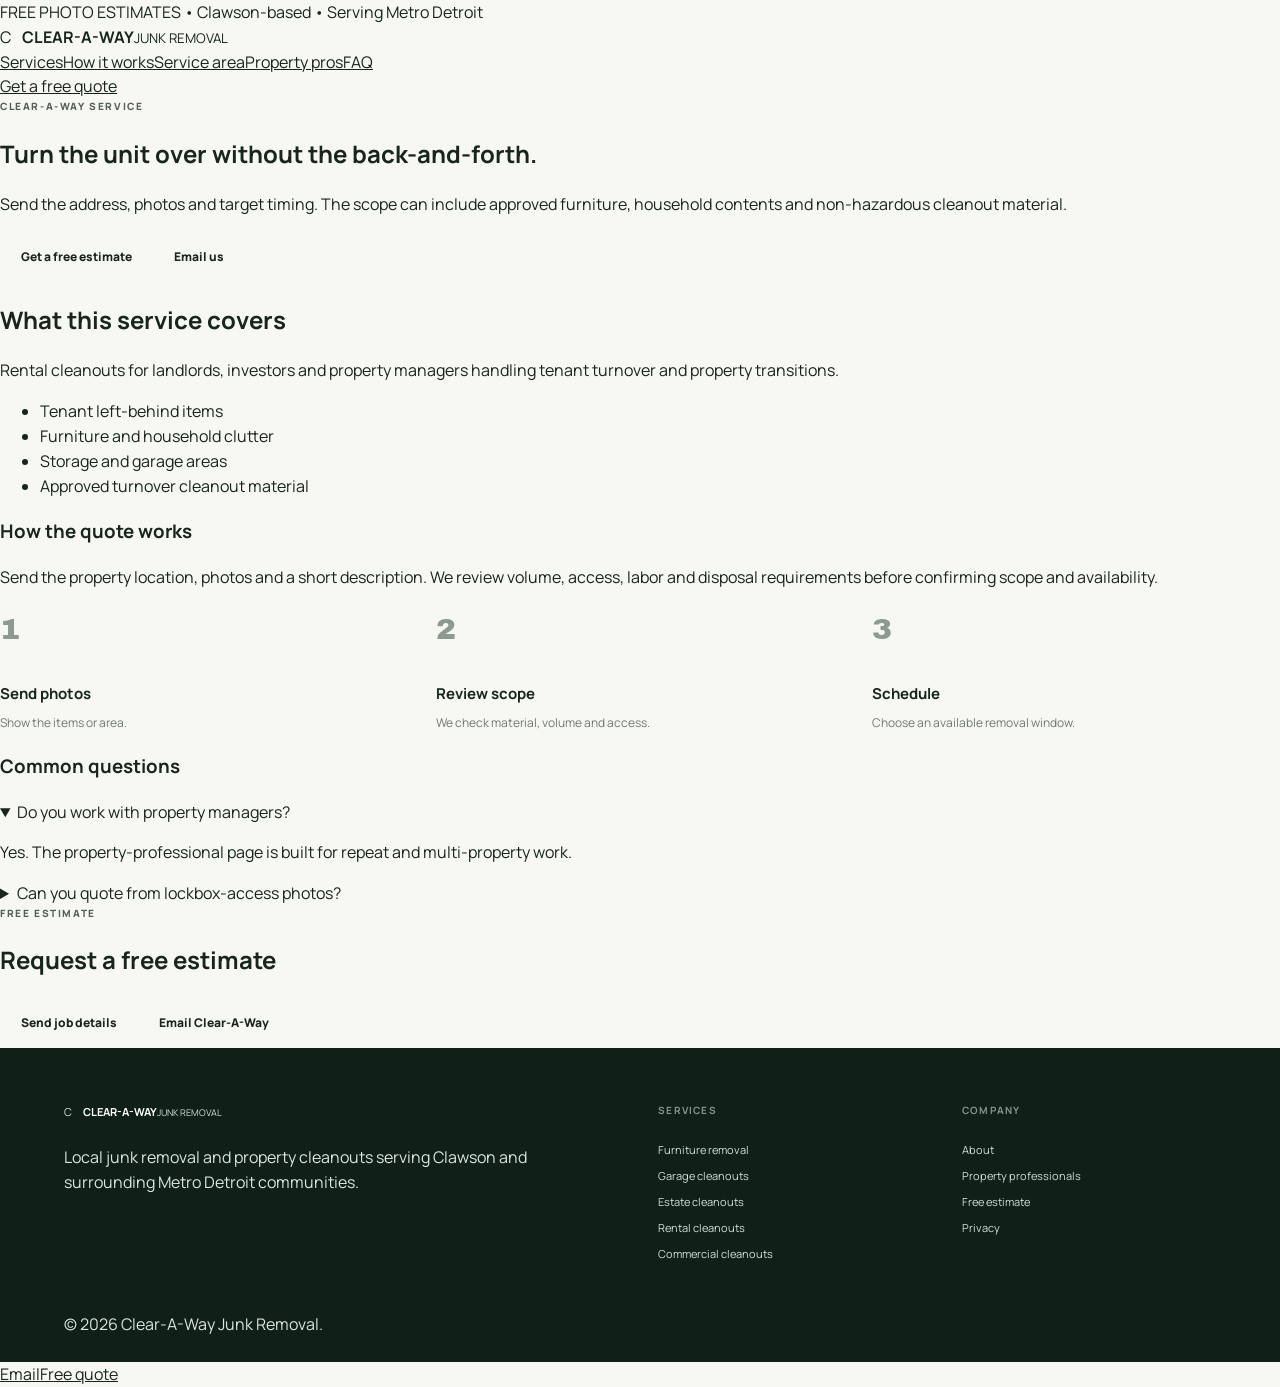
<file: rental-cleanouts.html>
<!doctype html><html lang="en"><head><meta charset="utf-8"><meta name="viewport" content="width=device-width,initial-scale=1"><title>Rental Property Cleanouts | Clear-A-Way Junk Removal</title><meta name="description" content="Rental cleanouts for landlords, investors and property managers handling tenant turnover and property transitions."><meta name="theme-color" content="#122019"><link rel="preconnect" href="https://fonts.googleapis.com"><link rel="preconnect" href="https://fonts.gstatic.com" crossorigin><link href="https://fonts.googleapis.com/css2?family=Manrope:wght@400;500;600;700;800&family=Archivo+Black&display=swap" rel="stylesheet"><link rel="stylesheet" href="/styles.css"><script type="application/ld+json">{"@context":"https://schema.org","@type":"Service","name":"Rental Property Cleanouts","provider":{"@type":"LocalBusiness","name":"Clear-A-Way Junk Removal"},"areaServed":"Metro Detroit, Michigan","description":"Rental cleanouts for landlords, investors and property managers handling tenant turnover and property transitions."}</script></head><body><div class="topbar"><span>FREE PHOTO ESTIMATES</span> • Clawson-based • Serving Metro Detroit</div><header class="header"><a class="brand" href="/"><span class="mark">C</span><span class="brandtext"><b>CLEAR-A-WAY</b><small>JUNK REMOVAL</small></span></a><nav class="nav"><a href="/#services">Services</a><a href="/#how">How it works</a><a href="/#areas">Service area</a><a href="/property-managers.html">Property pros</a><a href="/#faq">FAQ</a></nav><a class="headercta" href="/quote.html">Get a free quote</a></header><main><section class="pagehero"><div class="eyebrow">CLEAR-A-WAY SERVICE</div><h1>Turn the unit over without the back-and-forth.</h1><p>Send the address, photos and target timing. The scope can include approved furniture, household contents and non-hazardous cleanout material.</p><div class="actions"><a class="btn primary" href="/quote.html">Get a free estimate</a><a class="btn light" href="mailto:josh106510@gmail.com">Email us</a></div></section><section class="contentwrap"><div class="contentbox"><h2>What this service covers</h2><p>Rental cleanouts for landlords, investors and property managers handling tenant turnover and property transitions.</p><ul><li>Tenant left-behind items</li><li>Furniture and household clutter</li><li>Storage and garage areas</li><li>Approved turnover cleanout material</li></ul><h3>How the quote works</h3><p>Send the property location, photos and a short description. We review volume, access, labor and disposal requirements before confirming scope and availability.</p><div class="steps"><div class="step"><span>1</span><h3>Send photos</h3><p>Show the items or area.</p></div><div class="step"><span>2</span><h3>Review scope</h3><p>We check material, volume and access.</p></div><div class="step"><span>3</span><h3>Schedule</h3><p>Choose an available removal window.</p></div></div><h3>Common questions</h3><details open><summary>Do you work with property managers?</summary><p>Yes. The property-professional page is built for repeat and multi-property work.</p></details><details><summary>Can you quote from lockbox-access photos?</summary><p>Start with the photos and access notes. We will confirm what is needed before scheduling.</p></details></div></section><section class="cta-band"><div><div class="eyebrow">FREE ESTIMATE</div><h2>Request a free estimate</h2></div><div class="cta-actions"><a class="btn light" href="/quote.html">Send job details</a><a class="btn dark" href="mailto:josh106510@gmail.com">Email Clear-A-Way</a></div></section></main><footer class="footer"><div><a class="brand" href="/"><span class="mark">C</span><span class="brandtext"><b style="color:#fff">CLEAR-A-WAY</b><small>JUNK REMOVAL</small></span></a><p>Local junk removal and property cleanouts serving Clawson and surrounding Metro Detroit communities.</p></div><div class="footercol"><h4>Services</h4><a href="/furniture-removal.html">Furniture removal</a><a href="/garage-cleanouts.html">Garage cleanouts</a><a href="/estate-cleanouts.html">Estate cleanouts</a><a href="/rental-cleanouts.html">Rental cleanouts</a><a href="/commercial-cleanouts.html">Commercial cleanouts</a></div><div class="footercol"><h4>Company</h4><a href="/about.html">About</a><a href="/property-managers.html">Property professionals</a><a href="/quote.html">Free estimate</a><a href="/privacy.html">Privacy</a></div><div class="footbottom">© 2026 Clear-A-Way Junk Removal.</div></footer><div class="mobilebar"><a href="mailto:josh106510@gmail.com">Email</a><a href="/quote.html">Free quote</a></div></body></html>
</file>
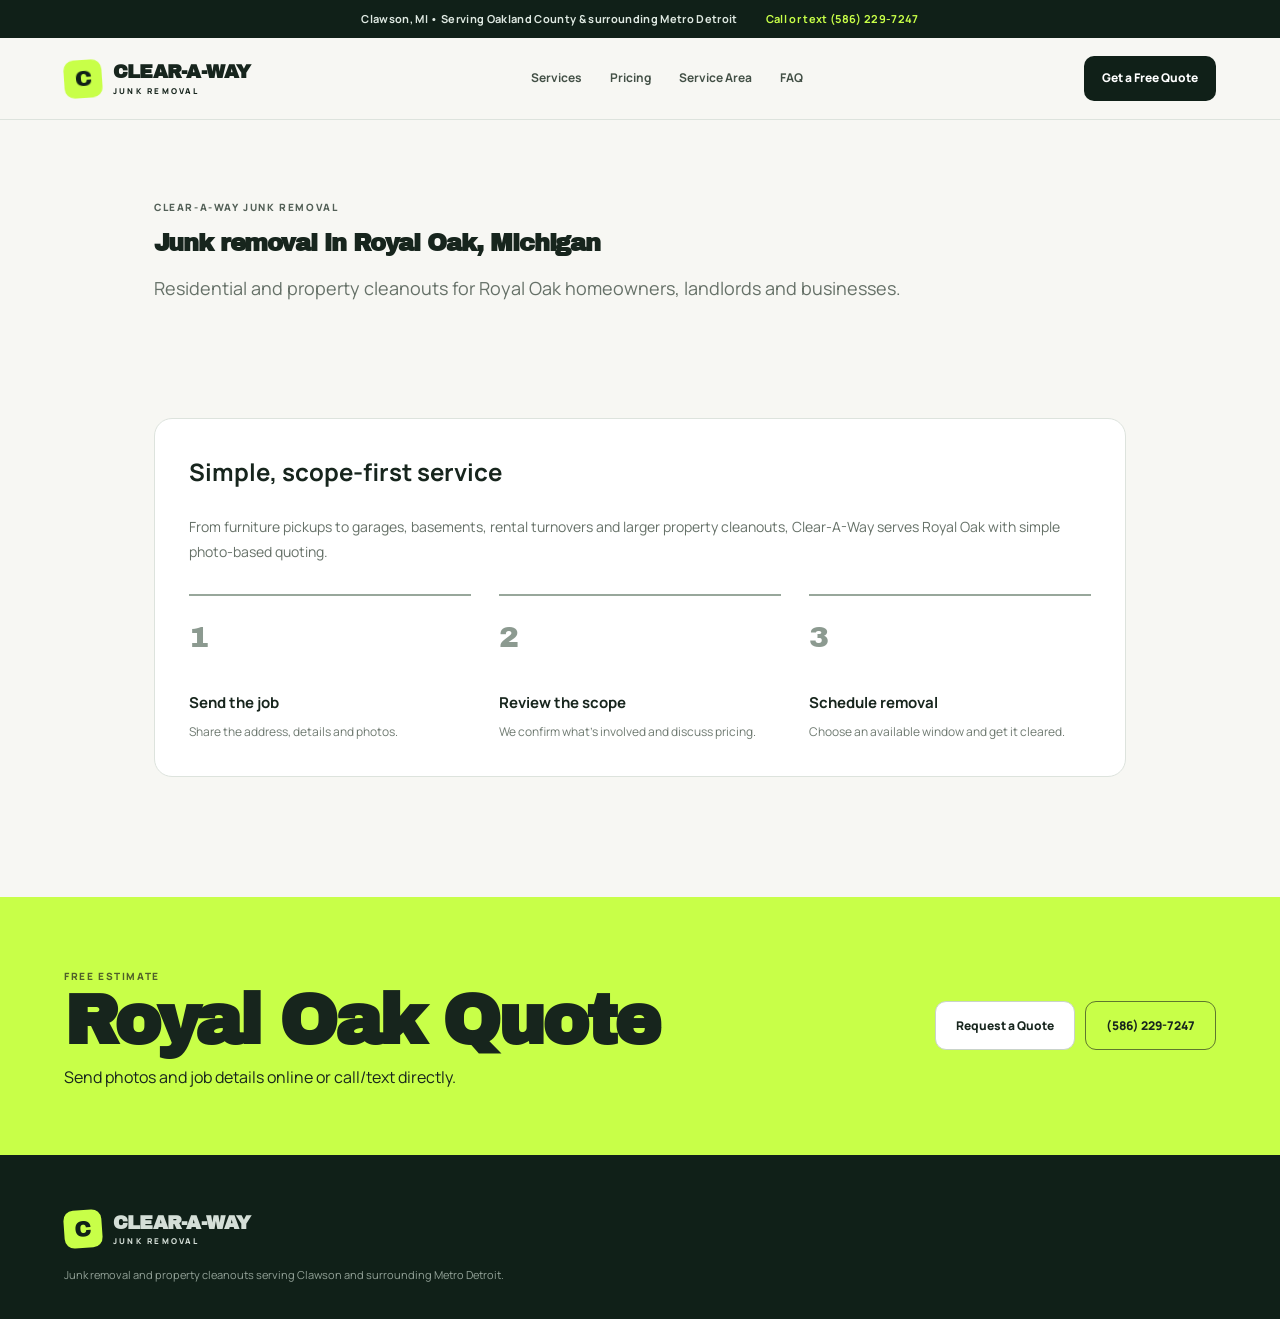
<file: royal-oak-junk-removal.html>
<!doctype html>
<html lang="en"><head><meta charset="utf-8"><meta name="viewport" content="width=device-width,initial-scale=1">
<title>Royal Oak Junk Removal | Clear-A-Way Junk Removal</title>
<meta name="description" content="Residential and property cleanouts for Royal Oak homeowners, landlords and businesses.">
<link rel="preconnect" href="https://fonts.googleapis.com"><link rel="preconnect" href="https://fonts.gstatic.com" crossorigin>
<link href="https://fonts.googleapis.com/css2?family=Manrope:wght@400;600;700;800&family=Archivo+Black&display=swap" rel="stylesheet">
<link rel="stylesheet" href="styles.css"></head>
<body>
<div class="announcement"><span>Clawson, MI • Serving Oakland County & surrounding Metro Detroit</span><a href="tel:+15862297247">Call or text (586) 229-7247</a></div>
<header class="site-header"><a class="brand" href="/"><span class="brand-mark">C</span><span class="brand-copy"><strong>CLEAR-A-WAY</strong><small>JUNK REMOVAL</small></span></a><nav><a href="/#services">Services</a><a href="/#pricing">Pricing</a><a href="/#areas">Service Area</a><a href="/#faq">FAQ</a></nav><a class="header-cta" href="/#quote">Get a Free Quote</a></header>
<main>
<section class="section" style="padding-top:80px;max-width:1100px">
<div class="eyebrow">CLEAR-A-WAY JUNK REMOVAL</div>
<h2>Junk removal in Royal Oak, Michigan</h2>
<p style="font-size:18px;line-height:1.75;max-width:800px;color:#667168">Residential and property cleanouts for Royal Oak homeowners, landlords and businesses.</p>
</section>
<section class="section" style="padding-top:0;max-width:1100px">
<div style="background:white;border:1px solid var(--line);border-radius:18px;padding:34px">
<h3 style="font-size:24px;margin-top:0">Simple, scope-first service</h3>
<p style="font-size:14px;line-height:1.8;color:#667168">From furniture pickups to garages, basements, rental turnovers and larger property cleanouts, Clear-A-Way serves Royal Oak with simple photo-based quoting.</p>
<div class="steps" style="margin-top:30px"><article><span>1</span><h3>Send the job</h3><p>Share the address, details and photos.</p></article><article><span>2</span><h3>Review the scope</h3><p>We confirm what’s involved and discuss pricing.</p></article><article><span>3</span><h3>Schedule removal</h3><p>Choose an available window and get it cleared.</p></article></div>
</div>
</section>
<section class="final-cta"><div><span class="eyebrow">FREE ESTIMATE</span><h2>Royal Oak Quote</h2><p>Send photos and job details online or call/text directly.</p></div><div class="final-actions"><a href="/#quote" class="btn btn-light">Request a Quote</a><a href="tel:+15862297247" class="btn btn-outline-light">(586) 229-7247</a></div></section>
</main>
<footer><div class="footer-brand"><a class="brand" href="/"><span class="brand-mark">C</span><span class="brand-copy"><strong>CLEAR-A-WAY</strong><small>JUNK REMOVAL</small></span></a><p>Junk removal and property cleanouts serving Clawson and surrounding Metro Detroit.</p></div></footer>
<div class="mobile-bar"><a href="tel:+15862297247">Call / Text</a><a href="/#quote">Free Quote</a></div>
</body></html>
</file>
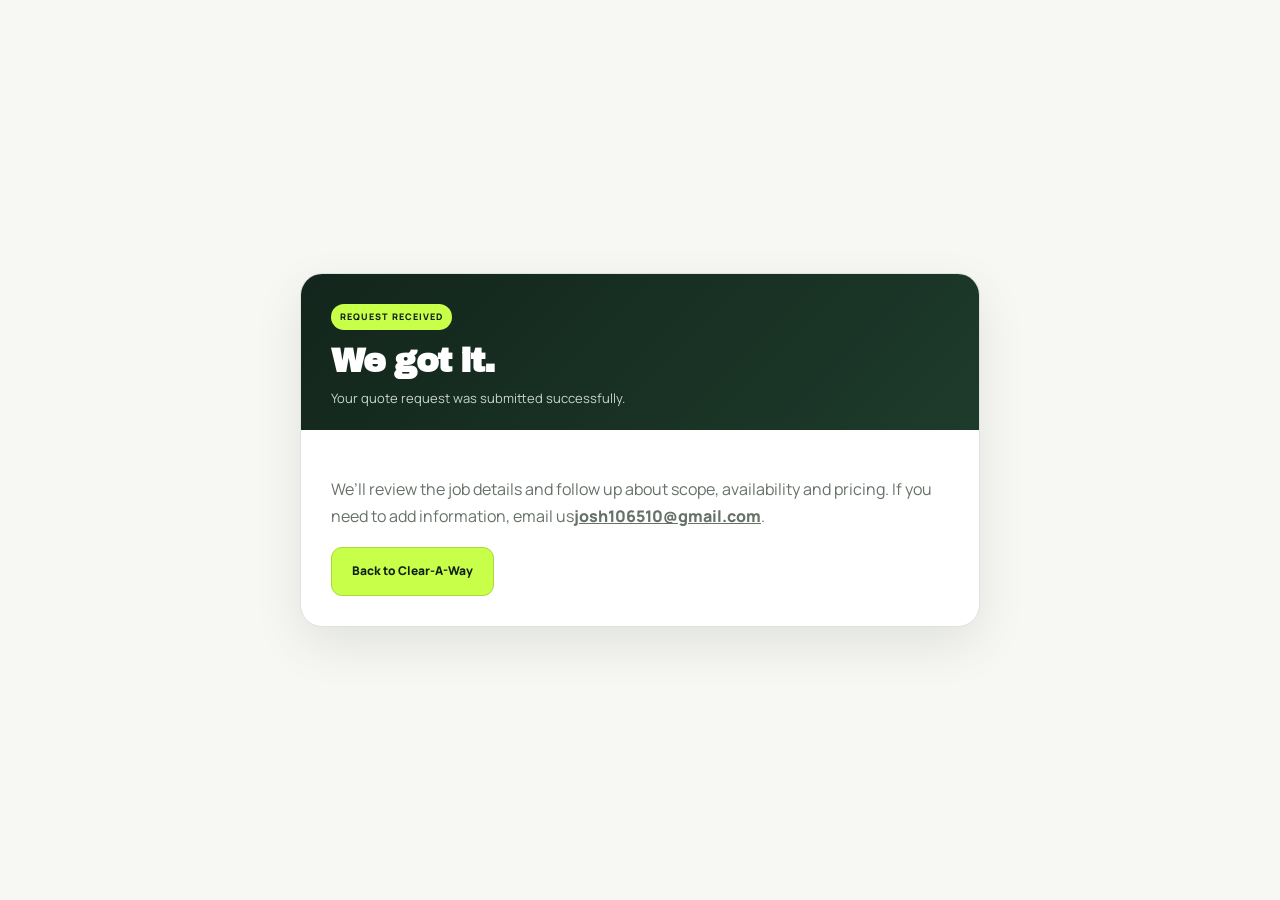
<file: thanks.html>
<!doctype html>
<html lang="en">
<head>
  <meta charset="utf-8"><meta name="viewport" content="width=device-width,initial-scale=1">
  <title>Quote Request Received | Clear-A-Way Junk Removal</title>
  <meta name="robots" content="noindex">
  <link rel="preconnect" href="https://fonts.googleapis.com">
  <link rel="preconnect" href="https://fonts.gstatic.com" crossorigin>
  <link href="https://fonts.googleapis.com/css2?family=Manrope:wght@400;600;800&family=Archivo+Black&display=swap" rel="stylesheet">
  <link rel="stylesheet" href="styles.css">
</head>
<body>
  <main style="min-height:100vh;display:grid;place-items:center;padding:30px">
    <section class="quick-quote" style="max-width:680px;width:100%">
      <div class="quote-head">
        <span class="quote-chip">REQUEST RECEIVED</span>
        <h2>We got it.</h2>
        <p>Your quote request was submitted successfully.</p>
      </div>
      <div style="padding:30px">
        <p style="color:#667168;line-height:1.7">We’ll review the job details and follow up about scope, availability and pricing. If you need to add information, email us<a href="mailto:josh106510@gmail.com" style="font-weight:800">josh106510@gmail.com</a>.</p>
        <a class="btn btn-primary" href="/">Back to Clear-A-Way</a>
      </div>
    </section>
  </main>
</body>
</html>
</file>
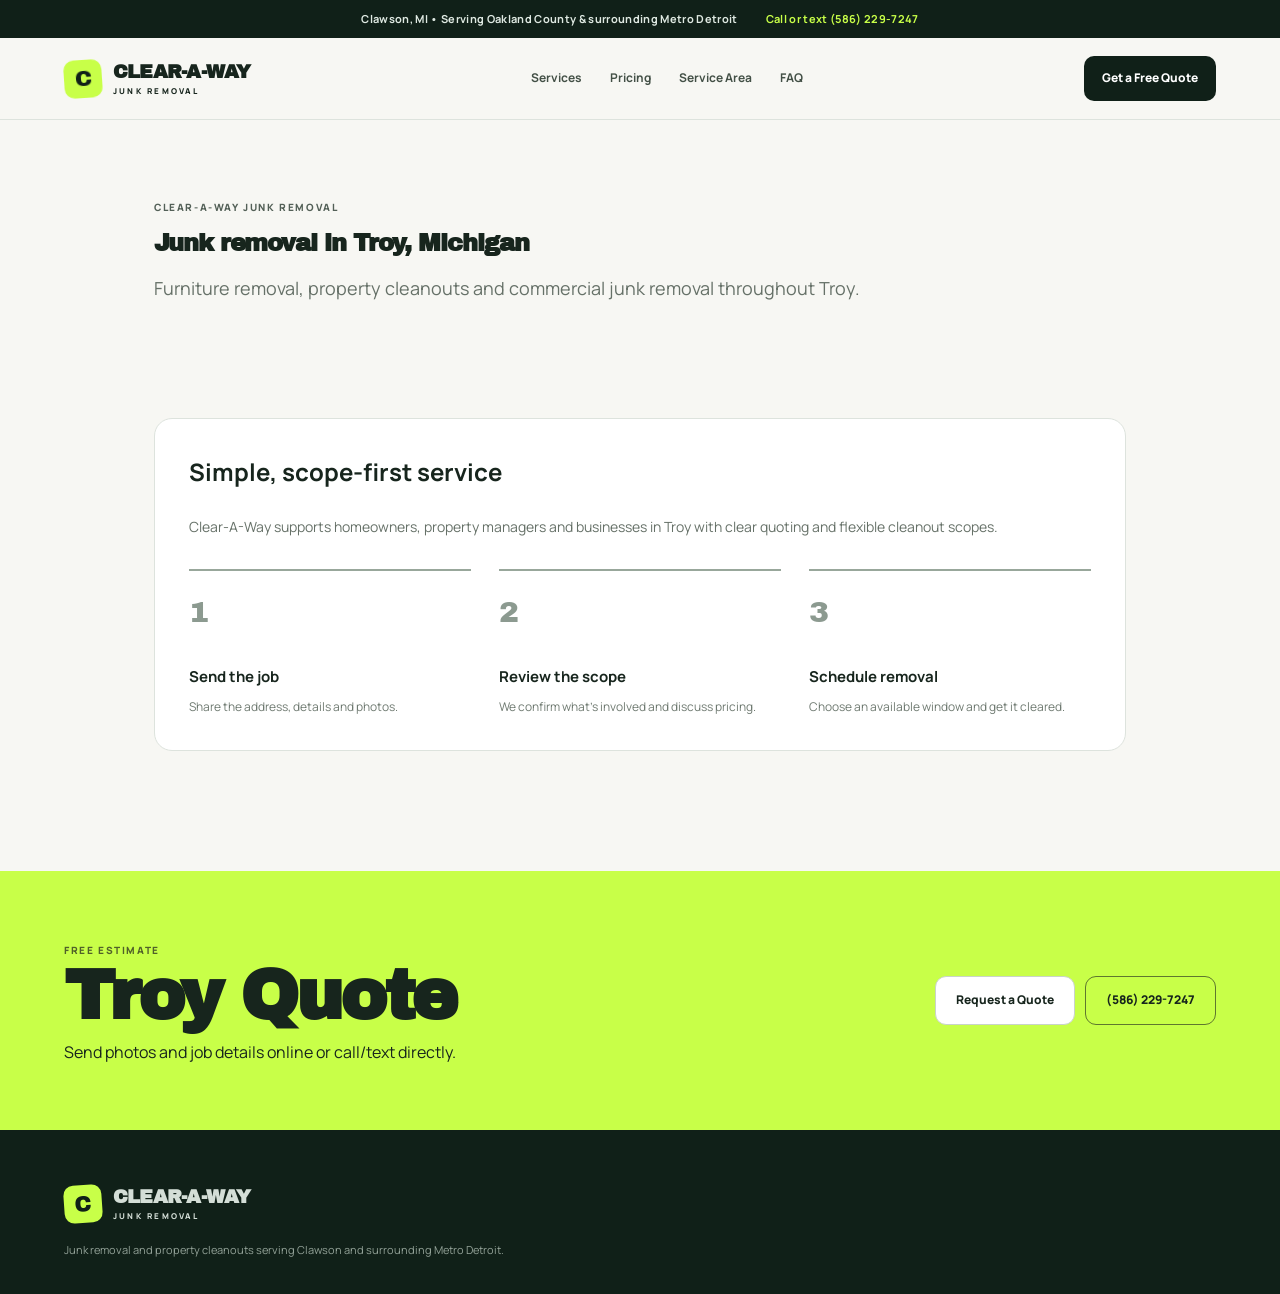
<file: troy-junk-removal.html>
<!doctype html>
<html lang="en"><head><meta charset="utf-8"><meta name="viewport" content="width=device-width,initial-scale=1">
<title>Troy Junk Removal | Clear-A-Way Junk Removal</title>
<meta name="description" content="Furniture removal, property cleanouts and commercial junk removal throughout Troy.">
<link rel="preconnect" href="https://fonts.googleapis.com"><link rel="preconnect" href="https://fonts.gstatic.com" crossorigin>
<link href="https://fonts.googleapis.com/css2?family=Manrope:wght@400;600;700;800&family=Archivo+Black&display=swap" rel="stylesheet">
<link rel="stylesheet" href="styles.css"></head>
<body>
<div class="announcement"><span>Clawson, MI • Serving Oakland County & surrounding Metro Detroit</span><a href="tel:+15862297247">Call or text (586) 229-7247</a></div>
<header class="site-header"><a class="brand" href="/"><span class="brand-mark">C</span><span class="brand-copy"><strong>CLEAR-A-WAY</strong><small>JUNK REMOVAL</small></span></a><nav><a href="/#services">Services</a><a href="/#pricing">Pricing</a><a href="/#areas">Service Area</a><a href="/#faq">FAQ</a></nav><a class="header-cta" href="/#quote">Get a Free Quote</a></header>
<main>
<section class="section" style="padding-top:80px;max-width:1100px">
<div class="eyebrow">CLEAR-A-WAY JUNK REMOVAL</div>
<h2>Junk removal in Troy, Michigan</h2>
<p style="font-size:18px;line-height:1.75;max-width:800px;color:#667168">Furniture removal, property cleanouts and commercial junk removal throughout Troy.</p>
</section>
<section class="section" style="padding-top:0;max-width:1100px">
<div style="background:white;border:1px solid var(--line);border-radius:18px;padding:34px">
<h3 style="font-size:24px;margin-top:0">Simple, scope-first service</h3>
<p style="font-size:14px;line-height:1.8;color:#667168">Clear-A-Way supports homeowners, property managers and businesses in Troy with clear quoting and flexible cleanout scopes.</p>
<div class="steps" style="margin-top:30px"><article><span>1</span><h3>Send the job</h3><p>Share the address, details and photos.</p></article><article><span>2</span><h3>Review the scope</h3><p>We confirm what’s involved and discuss pricing.</p></article><article><span>3</span><h3>Schedule removal</h3><p>Choose an available window and get it cleared.</p></article></div>
</div>
</section>
<section class="final-cta"><div><span class="eyebrow">FREE ESTIMATE</span><h2>Troy Quote</h2><p>Send photos and job details online or call/text directly.</p></div><div class="final-actions"><a href="/#quote" class="btn btn-light">Request a Quote</a><a href="tel:+15862297247" class="btn btn-outline-light">(586) 229-7247</a></div></section>
</main>
<footer><div class="footer-brand"><a class="brand" href="/"><span class="brand-mark">C</span><span class="brand-copy"><strong>CLEAR-A-WAY</strong><small>JUNK REMOVAL</small></span></a><p>Junk removal and property cleanouts serving Clawson and surrounding Metro Detroit.</p></div></footer>
<div class="mobile-bar"><a href="tel:+15862297247">Call / Text</a><a href="/#quote">Free Quote</a></div>
</body></html>
</file>
<file: styles.css>
:root{
  --ink:#102018;--ink-2:#183126;--paper:#f7f7f3;--card:#ffffff;--lime:#c8ff48;--lime-deep:#9fd32c;--text:#17251d;--muted:#667168;--line:#dde3dd;--soft:#eef2ec;--warm:#f4f0e8;--shadow:0 18px 50px rgba(16,32,24,.09);
}
*{box-sizing:border-box}html{scroll-behavior:smooth}body{margin:0;background:var(--paper);color:var(--text);font-family:Manrope,Arial,sans-serif;line-height:1.55}a{color:inherit}
.announcement{min-height:38px;background:var(--ink);color:#dfe9e2;display:flex;justify-content:center;gap:28px;align-items:center;padding:8px 5vw;font-size:11px;font-weight:700;letter-spacing:.03em}.announcement a{color:var(--lime);text-decoration:none}
.site-header{height:82px;display:grid;grid-template-columns:auto 1fr auto;align-items:center;gap:36px;padding:0 5vw;background:rgba(247,247,243,.96);border-bottom:1px solid var(--line);position:sticky;top:0;z-index:50;backdrop-filter:blur(14px)}
.brand{display:flex;align-items:center;gap:11px;text-decoration:none;width:max-content}.brand-mark{width:38px;height:38px;border-radius:10px;background:var(--lime);display:grid;place-items:center;font-family:"Archivo Black";font-size:22px;color:var(--ink);transform:rotate(-4deg)}
.brand-copy{display:flex;flex-direction:column;line-height:.94}.brand-copy strong{font-family:"Archivo Black";font-size:19px;letter-spacing:-.04em}.brand-copy small{font-size:8px;letter-spacing:.28em;font-weight:800;margin-top:6px}
.site-header nav{display:flex;justify-content:center;gap:28px}.site-header nav a{text-decoration:none;font-size:12px;font-weight:700;color:#435046}.header-cta{background:var(--ink);color:#fff;text-decoration:none;padding:13px 18px;border-radius:10px;font-size:12px;font-weight:800}
.hero{max-width:1500px;margin:auto;padding:68px 5vw 58px;display:grid;grid-template-columns:1.05fr .95fr;gap:6vw;align-items:start}.hero-main{padding-top:24px}.eyebrow{font-size:10px;font-weight:800;letter-spacing:.16em;text-transform:uppercase;color:#536057;margin-bottom:16px}
.hero h1,.section h2,.feature-panel h2,.how-section h2,.final-cta h2,.acceptance h2{font-family:"Archivo Black";letter-spacing:-.045em;line-height:.98;margin:0}.hero h1{font-size:clamp(56px,7.5vw,108px);max-width:900px}.hero h1 span{color:#3a4b40}
.hero-lead{font-size:18px;line-height:1.75;color:#58645b;max-width:720px;margin:24px 0 0}.hero-actions{display:flex;gap:12px;flex-wrap:wrap;margin:30px 0}.btn{display:inline-flex;align-items:center;justify-content:center;min-height:49px;padding:0 20px;border-radius:11px;text-decoration:none;font-size:12px;font-weight:800;border:1px solid transparent;cursor:pointer;font-family:inherit}.btn-primary{background:var(--lime);color:var(--ink);border-color:#a9d936}.btn-ghost{background:#fff;border-color:var(--line)}
.trust-grid{display:grid;grid-template-columns:repeat(3,1fr);gap:12px;margin-top:34px}.trust-grid>div{border-top:1px solid var(--line);padding-top:15px}.trust-grid b{display:block;font-size:12px;margin-bottom:4px}.trust-grid span{font-size:11px;color:#768178;line-height:1.45}
.quick-quote{background:#fff;border:1px solid var(--line);border-radius:22px;box-shadow:var(--shadow);overflow:hidden}.quote-head{padding:28px 30px 22px;background:linear-gradient(135deg,#13251c,#1d3b2b);color:white}.quote-chip{display:inline-block;background:var(--lime);color:var(--ink);padding:6px 9px;border-radius:99px;font-size:9px;font-weight:900;letter-spacing:.12em}.quote-head h2{font-family:"Archivo Black";font-size:34px;letter-spacing:-.04em;line-height:1.05;margin:13px 0 9px}.quote-head p{margin:0;color:#c8d5cc;font-size:13px;line-height:1.55}
.quick-quote form{padding:26px 30px 30px;display:grid;gap:15px}.field.two{display:grid;grid-template-columns:1fr 1fr;gap:12px}.quick-quote label{display:grid;gap:6px;font-size:10px;font-weight:800;color:#445047}.quick-quote input,.quick-quote textarea,.quick-quote select{width:100%;border:1px solid #cfd8d0;background:#fbfcfa;border-radius:10px;padding:12px 13px;font:inherit;font-size:13px;color:var(--text);outline:none}.quick-quote input:focus,.quick-quote textarea:focus,.quick-quote select:focus{border-color:#88ad2b;box-shadow:0 0 0 3px rgba(200,255,72,.25)}.quick-quote textarea{resize:vertical}
.photo-box{border:1px dashed #a9b5ab;border-radius:12px;padding:13px;display:flex;justify-content:space-between;gap:15px;align-items:center;background:#f9fbf8}.photo-box b{display:block;font-size:11px}.photo-box b span{font-weight:500;color:#7a857c}.photo-box small{display:block;color:#7a857c;font-size:9px;margin-top:3px}.upload-button{position:relative;background:var(--soft);border:1px solid #d7ded8;border-radius:9px;padding:10px 12px;white-space:nowrap;cursor:pointer}.upload-button input{position:absolute;inset:0;opacity:0;cursor:pointer}.btn-submit{width:100%;background:var(--lime);color:var(--ink);border-color:#a6d637;font-size:13px}.privacy-note{font-size:9px;color:#7d877f;margin:0;text-align:center}.bot-field{position:absolute!important;left:-9999px!important;width:1px;height:1px;overflow:hidden}
.proof-bar{max-width:1400px;margin:0 auto 25px;padding:0 5vw;display:grid;grid-template-columns:repeat(4,1fr);gap:1px;background:var(--line)}.proof-bar>div{background:var(--paper);padding:22px 18px}.proof-bar strong{display:block;font-size:12px}.proof-bar span{display:block;margin-top:4px;font-size:10px;color:#788279}
.section{max-width:1500px;margin:auto;padding:95px 5vw}.section-intro{max-width:820px;margin-bottom:42px}.section-intro h2{font-size:clamp(42px,5.5vw,76px)}.section-intro p{font-size:16px;color:#667168;line-height:1.75;max-width:700px}
.service-cards{display:grid;grid-template-columns:repeat(3,1fr);gap:15px}.service-cards article{background:#fff;border:1px solid var(--line);border-radius:16px;padding:25px;min-height:245px;display:flex;flex-direction:column;transition:.2s ease}.service-cards article:hover{transform:translateY(-3px);box-shadow:0 15px 35px rgba(16,32,24,.08);border-color:#c8d1c9}.service-cards .icon{width:38px;height:38px;border-radius:10px;background:var(--soft);display:grid;place-items:center;font-size:10px;font-weight:900;color:#607165}.service-cards h3{font-size:18px;line-height:1.25;margin:36px 0 10px}.service-cards p{font-size:13px;color:#707a72;line-height:1.65;margin:0 0 24px}.service-cards a{margin-top:auto;font-size:11px;font-weight:800;text-decoration:none}
.split-feature{max-width:1500px;margin:auto;padding:0 5vw 95px;display:grid;grid-template-columns:1fr 1fr;gap:14px}.feature-panel{border-radius:20px;padding:46px;min-height:500px;display:flex;flex-direction:column;align-items:flex-start}.feature-panel.homeowner{background:var(--warm);color:var(--ink)}.feature-panel.pro{background:var(--ink);color:white}.feature-panel .label{font-size:9px;font-weight:900;letter-spacing:.15em;padding:7px 9px;border-radius:99px;background:rgba(255,255,255,.6)}.feature-panel.pro .label{background:var(--lime);color:var(--ink)}.feature-panel h2{font-size:clamp(36px,4vw,58px);margin:25px 0 18px;max-width:600px}.feature-panel p{font-size:14px;line-height:1.75;max-width:620px;color:#657068}.feature-panel.pro p{color:#bcc9c0}.feature-panel ul{padding-left:18px;line-height:1.95;font-size:13px;margin:15px 0 28px}.inline-link{margin-top:auto;font-size:12px;font-weight:800;text-decoration:none}.feature-panel.pro .inline-link{color:var(--lime)}
.pricing{border-top:1px solid var(--line)}.pricing-copy{display:grid;grid-template-columns:1fr 1fr;gap:7vw;max-width:none;align-items:end}.pricing-copy .eyebrow,.pricing-copy h2{grid-column:1}.pricing-copy p{grid-column:2;grid-row:1/3;margin:0}.load-visual{display:grid;grid-template-columns:repeat(4,1fr);gap:12px;margin-top:45px}.load-card{background:white;border:1px solid var(--line);border-radius:15px;padding:18px}.load-fill{height:100px;border-radius:9px;background:#eff2ee;position:relative;overflow:hidden;margin-bottom:18px}.load-fill:after{content:"";position:absolute;left:0;right:0;bottom:0;background:var(--lime)}.fill-1:after{height:24%}.fill-2:after{height:48%}.fill-3:after{height:73%}.fill-4:after{height:100%}.load-card b{display:block;font-size:13px}.load-card span{display:block;font-size:10px;line-height:1.5;color:#7b857c;margin-top:4px}.pricing-foot{display:flex;justify-content:space-between;gap:20px;border-top:1px solid var(--line);margin-top:22px;padding-top:18px;font-size:10px;color:#737e75}.pricing-foot a{font-weight:800;text-decoration:none;color:var(--ink)}
.how-section{max-width:1400px;margin:auto;background:var(--soft);border-radius:24px;padding:65px 5vw;display:grid;grid-template-columns:.7fr 1.3fr;gap:6vw}.how-section h2{font-size:clamp(42px,5vw,68px)}.steps{display:grid;grid-template-columns:repeat(3,1fr);gap:28px}.steps article{border-top:2px solid #98a79b;padding-top:18px}.steps span{font-family:"Archivo Black";font-size:30px;color:#8c9a90}.steps h3{font-size:15px;margin:30px 0 8px}.steps p{font-size:12px;line-height:1.65;color:#6f7a71;margin:0}
.areas{display:grid;grid-template-columns:.8fr 1.2fr;gap:8vw;align-items:start}.areas h2{font-size:clamp(42px,5vw,70px)}.areas p{font-size:14px;line-height:1.75;color:#6c786e}.btn-dark{background:var(--ink);color:#fff;margin-top:12px}.city-list{display:grid;grid-template-columns:repeat(3,1fr);border-top:1px solid var(--line);border-left:1px solid var(--line)}.city-list span{padding:17px 16px;border-right:1px solid var(--line);border-bottom:1px solid var(--line);font-size:11px;font-weight:800;background:#fff}
.acceptance{max-width:1400px;margin:0 auto 95px;padding:60px 5vw;background:#13241b;color:white;border-radius:24px;display:grid;grid-template-columns:.8fr 1.2fr;gap:7vw}.acceptance .eyebrow{color:#98aa9e}.acceptance h2{font-size:clamp(36px,4.5vw,60px)}.accept-grid{display:grid;grid-template-columns:1fr 1fr;gap:12px}.accept-card{border:1px solid #34473b;border-radius:15px;padding:25px;background:#182c21}.accept-card.yes{border-top:4px solid var(--lime)}.accept-card.no{border-top:4px solid #718277}.accept-card h3{font-size:15px;margin:0 0 10px}.accept-card p{font-size:11px;line-height:1.7;color:#bac6bd;margin:0}
.faq{display:grid;grid-template-columns:.65fr 1.35fr;gap:8vw}.faq-title h2{font-size:clamp(40px,5vw,70px)}.faq-list details{border-top:1px solid var(--line);padding:20px 0}.faq-list details:last-child{border-bottom:1px solid var(--line)}.faq-list summary{cursor:pointer;font-size:13px;font-weight:800;list-style:none;display:flex;justify-content:space-between;gap:20px}.faq-list summary:after{content:"+";font-size:20px;font-weight:400}.faq-list details[open] summary:after{content:"–"}.faq-list p{font-size:12px;line-height:1.7;color:#6b766d;max-width:720px;margin:12px 0 0}
.final-cta{margin-top:25px;background:var(--lime);padding:65px max(5vw,calc((100vw - 1500px)/2 + 5vw));display:flex;align-items:center;justify-content:space-between;gap:45px}.final-cta .eyebrow{color:#50612a}.final-cta h2{font-size:clamp(42px,5.5vw,76px)}.final-cta p{margin:10px 0 0}.final-actions{display:flex;gap:10px;flex-wrap:wrap}.btn-light{background:white;border-color:#c9d3c9}.btn-outline-light{border-color:#5f772e}
footer{background:var(--ink);color:#dbe4dd;padding:55px 5vw 25px;display:grid;grid-template-columns:1.5fr .7fr .7fr;gap:50px}footer .brand{color:white}.footer-brand p{color:#93a298;font-size:11px;max-width:450px;margin-top:18px}footer h4{font-size:10px;letter-spacing:.12em;text-transform:uppercase;color:#86968b;margin:0 0 14px}footer>div:not(.footer-brand):not(.footer-bottom){display:flex;flex-direction:column;gap:9px}footer a,footer span{font-size:11px;color:#d4ded7;text-decoration:none}.footer-bottom{grid-column:1/-1;border-top:1px solid #304138;padding-top:20px;margin-top:12px;color:#6f8175;font-size:9px}.mobile-bar{display:none}
@media(max-width:1050px){.site-header nav{display:none}.hero{grid-template-columns:1fr}.hero-main{padding-top:0}.quick-quote{max-width:760px}.proof-bar{grid-template-columns:repeat(2,1fr)}.service-cards{grid-template-columns:repeat(2,1fr)}.pricing-copy,.how-section,.areas,.acceptance,.faq{grid-template-columns:1fr}.pricing-copy p{grid-column:1;grid-row:auto}.load-visual{grid-template-columns:repeat(2,1fr)}.steps{margin-top:25px}.city-list{grid-template-columns:repeat(3,1fr)}}
@media(max-width:760px){body{padding-bottom:64px}.announcement{justify-content:center;text-align:center}.announcement a{display:none}.site-header{height:70px;padding:0 18px;grid-template-columns:1fr auto}.header-cta{display:none}.brand-mark{width:34px;height:34px}.hero,.section,.split-feature{padding-left:18px;padding-right:18px}.hero{padding-top:44px}.hero h1{font-size:53px}.hero-lead{font-size:16px}.hero-actions{flex-direction:column}.hero-actions .btn{width:100%}.trust-grid{grid-template-columns:1fr}.field.two{grid-template-columns:1fr}.quick-quote form,.quote-head{padding-left:20px;padding-right:20px}.proof-bar{padding:0 18px;grid-template-columns:1fr 1fr}.proof-bar>div{padding:16px 13px}.section{padding-top:70px;padding-bottom:70px}.service-cards,.split-feature,.load-visual,.steps,.accept-grid{grid-template-columns:1fr}.feature-panel{padding:30px;min-height:440px}.split-feature{gap:10px}.how-section,.acceptance{margin-left:18px;margin-right:18px;padding:45px 25px}.city-list{grid-template-columns:repeat(2,1fr)}.pricing-foot{flex-direction:column}.final-cta{padding:50px 18px;flex-direction:column;align-items:flex-start}.final-actions{width:100%}.final-actions .btn{width:100%}footer{grid-template-columns:1fr;padding:45px 20px 25px}.mobile-bar{display:grid;grid-template-columns:1fr 1fr;position:fixed;bottom:0;left:0;right:0;z-index:100;background:#fff;border-top:1px solid var(--line);box-shadow:0 -8px 25px rgba(0,0,0,.08)}.mobile-bar a{height:62px;display:grid;place-items:center;text-decoration:none;font-size:12px;font-weight:900}.mobile-bar a:last-child{background:var(--lime);color:var(--ink)}}
@media(max-width:430px){.hero h1{font-size:46px}.proof-bar{grid-template-columns:1fr}.city-list{grid-template-columns:1fr 1fr}.brand-copy strong{font-size:17px}}
</file>
